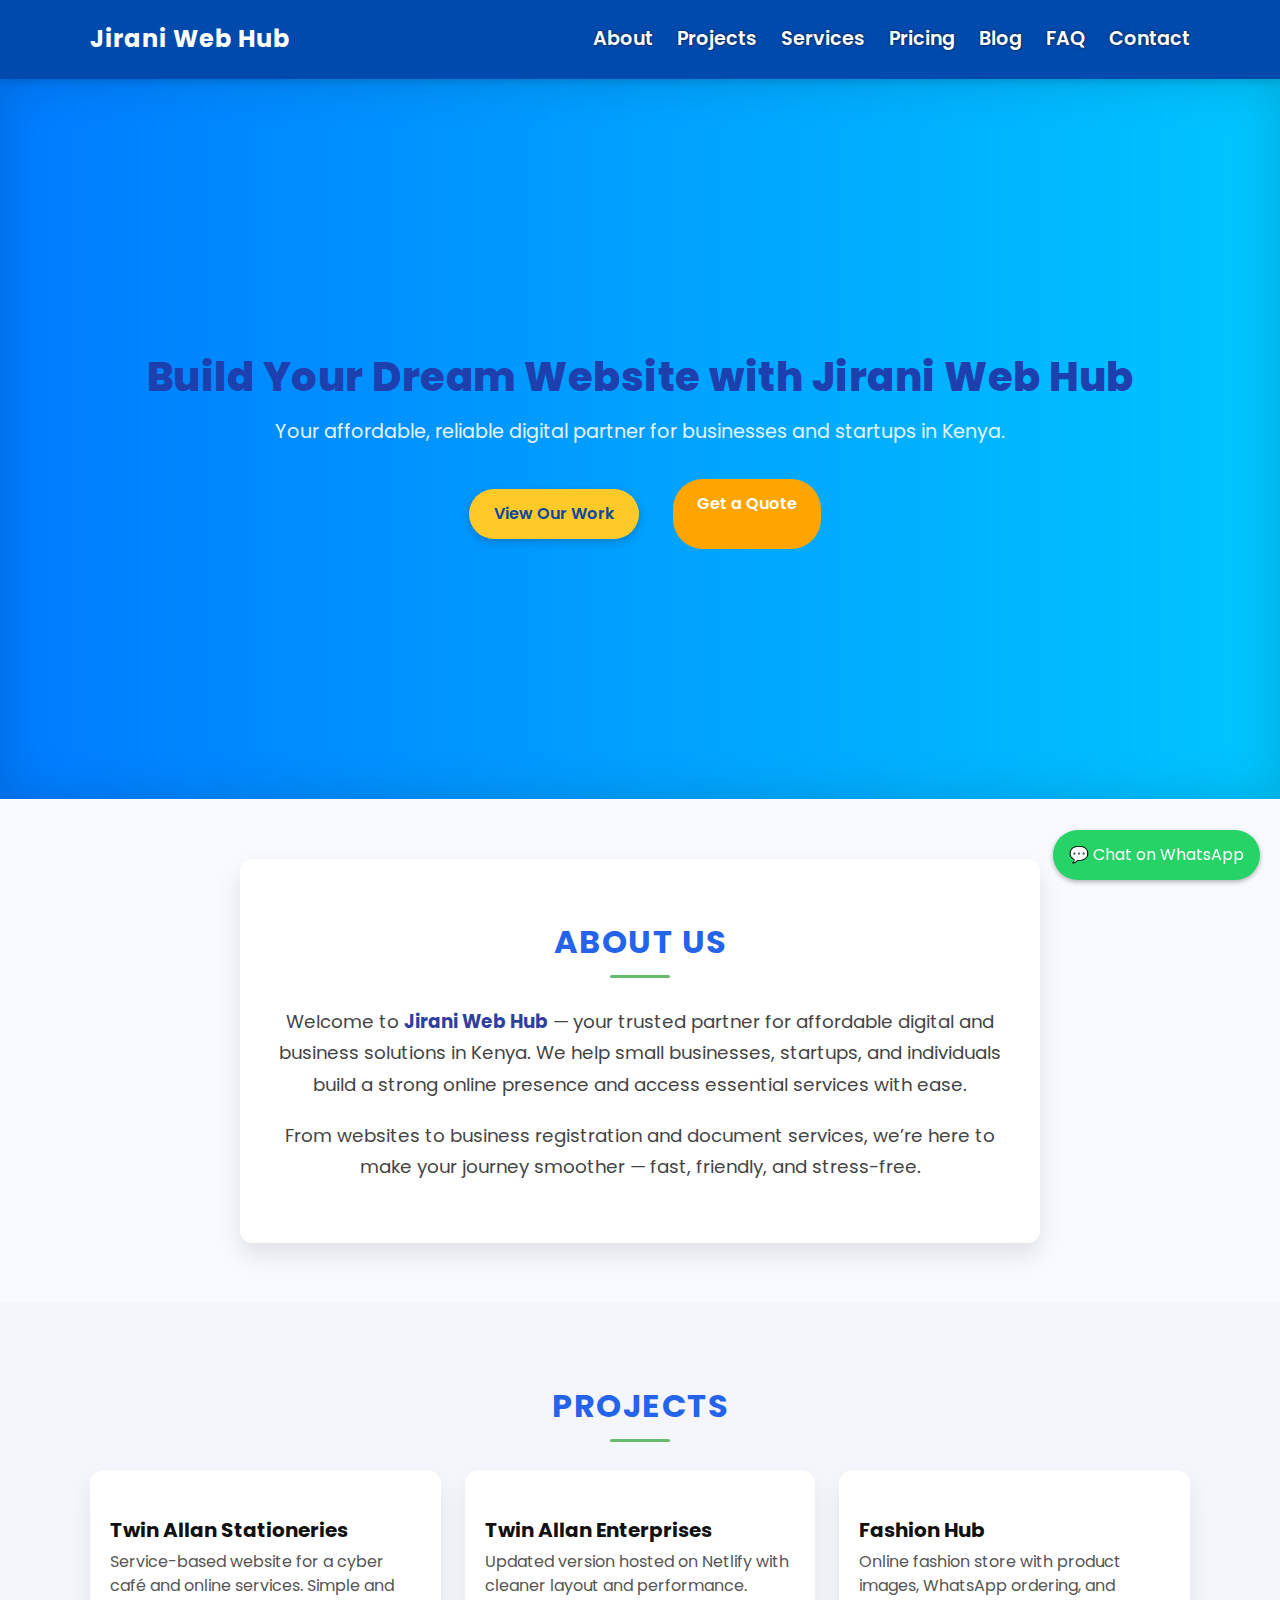
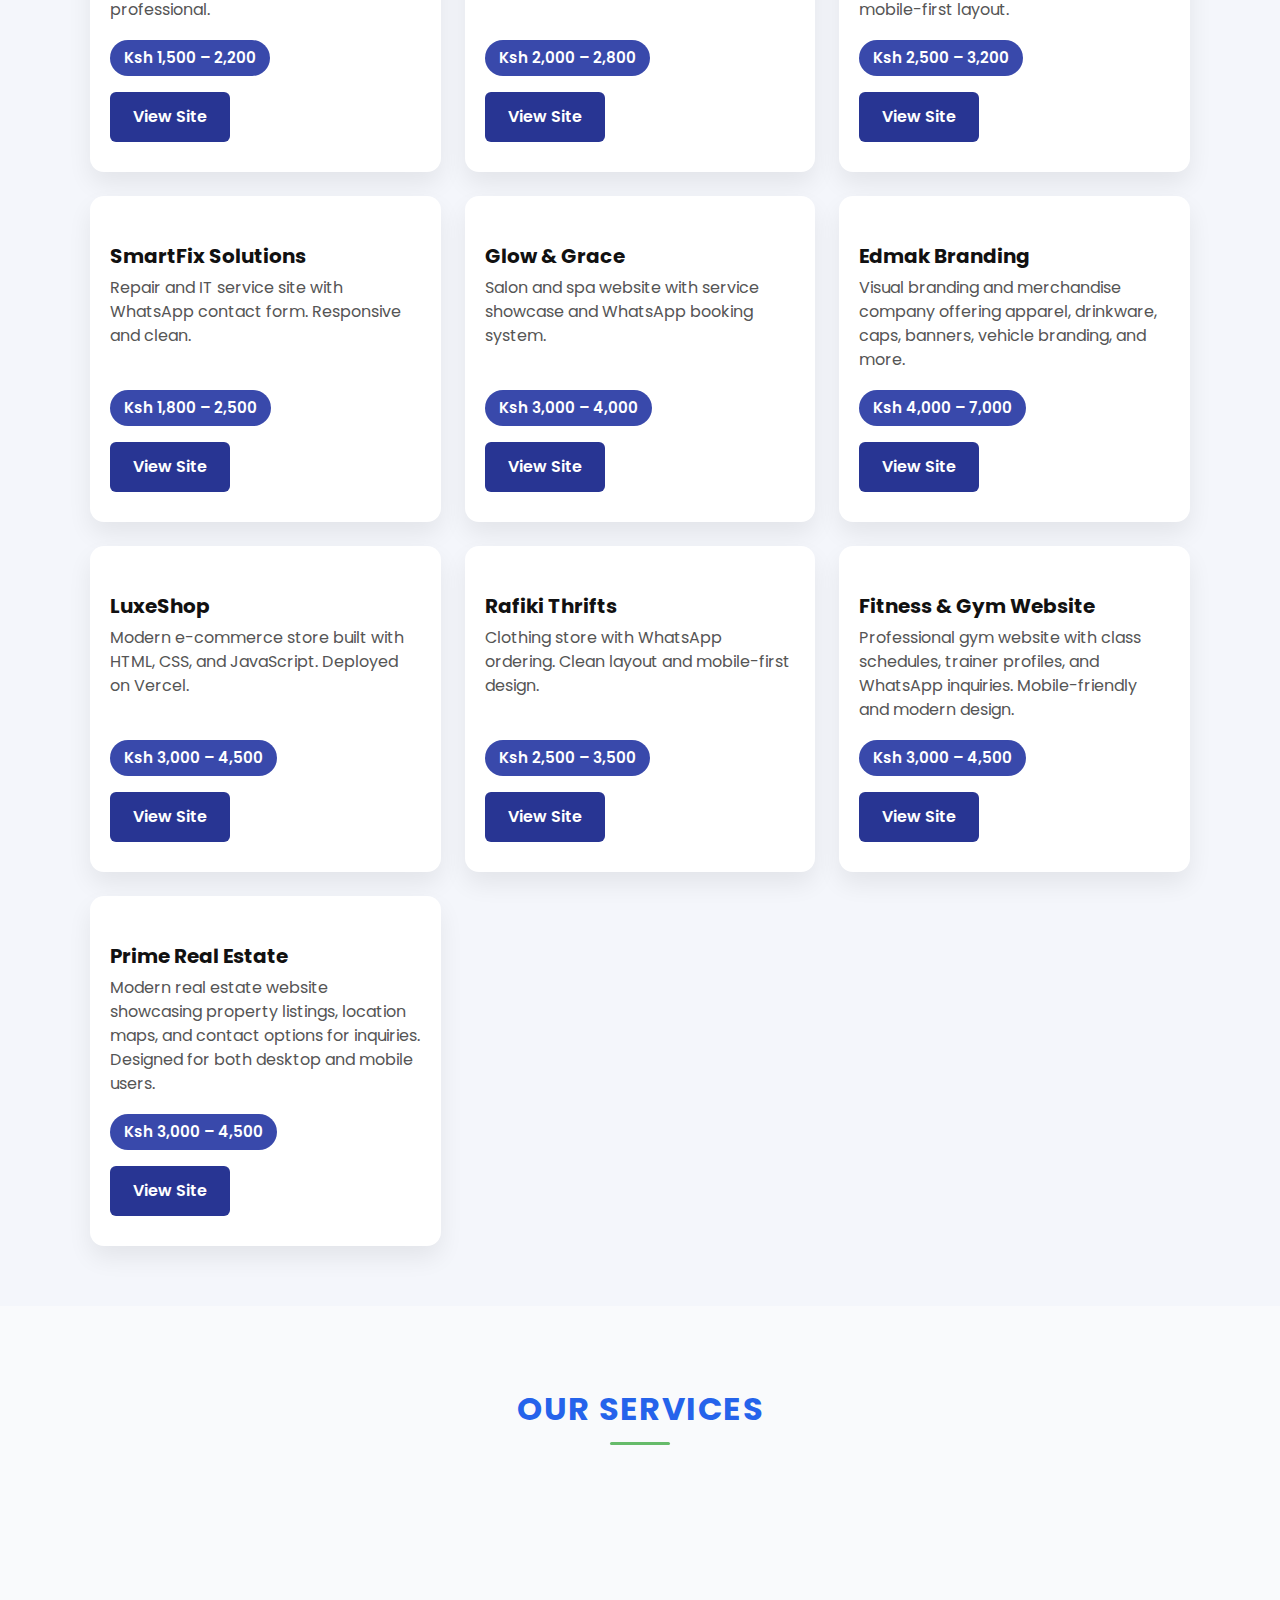
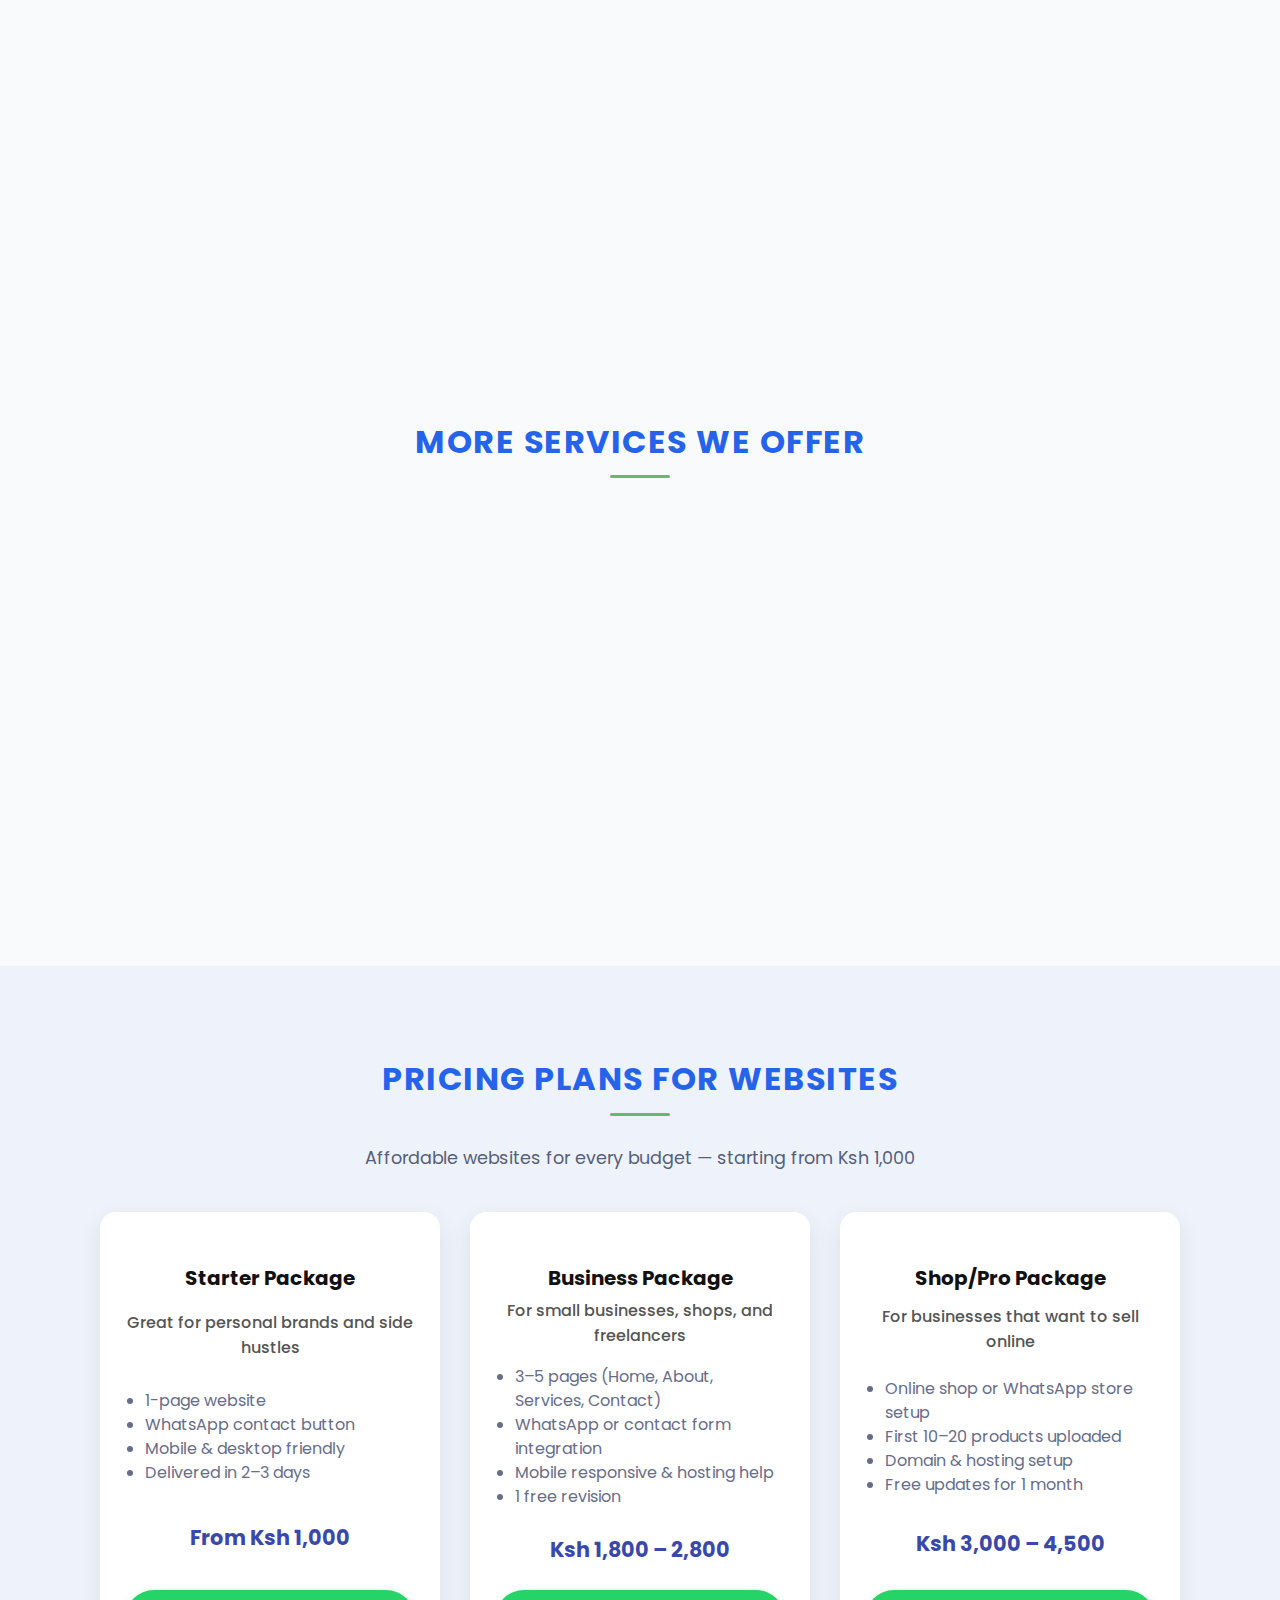
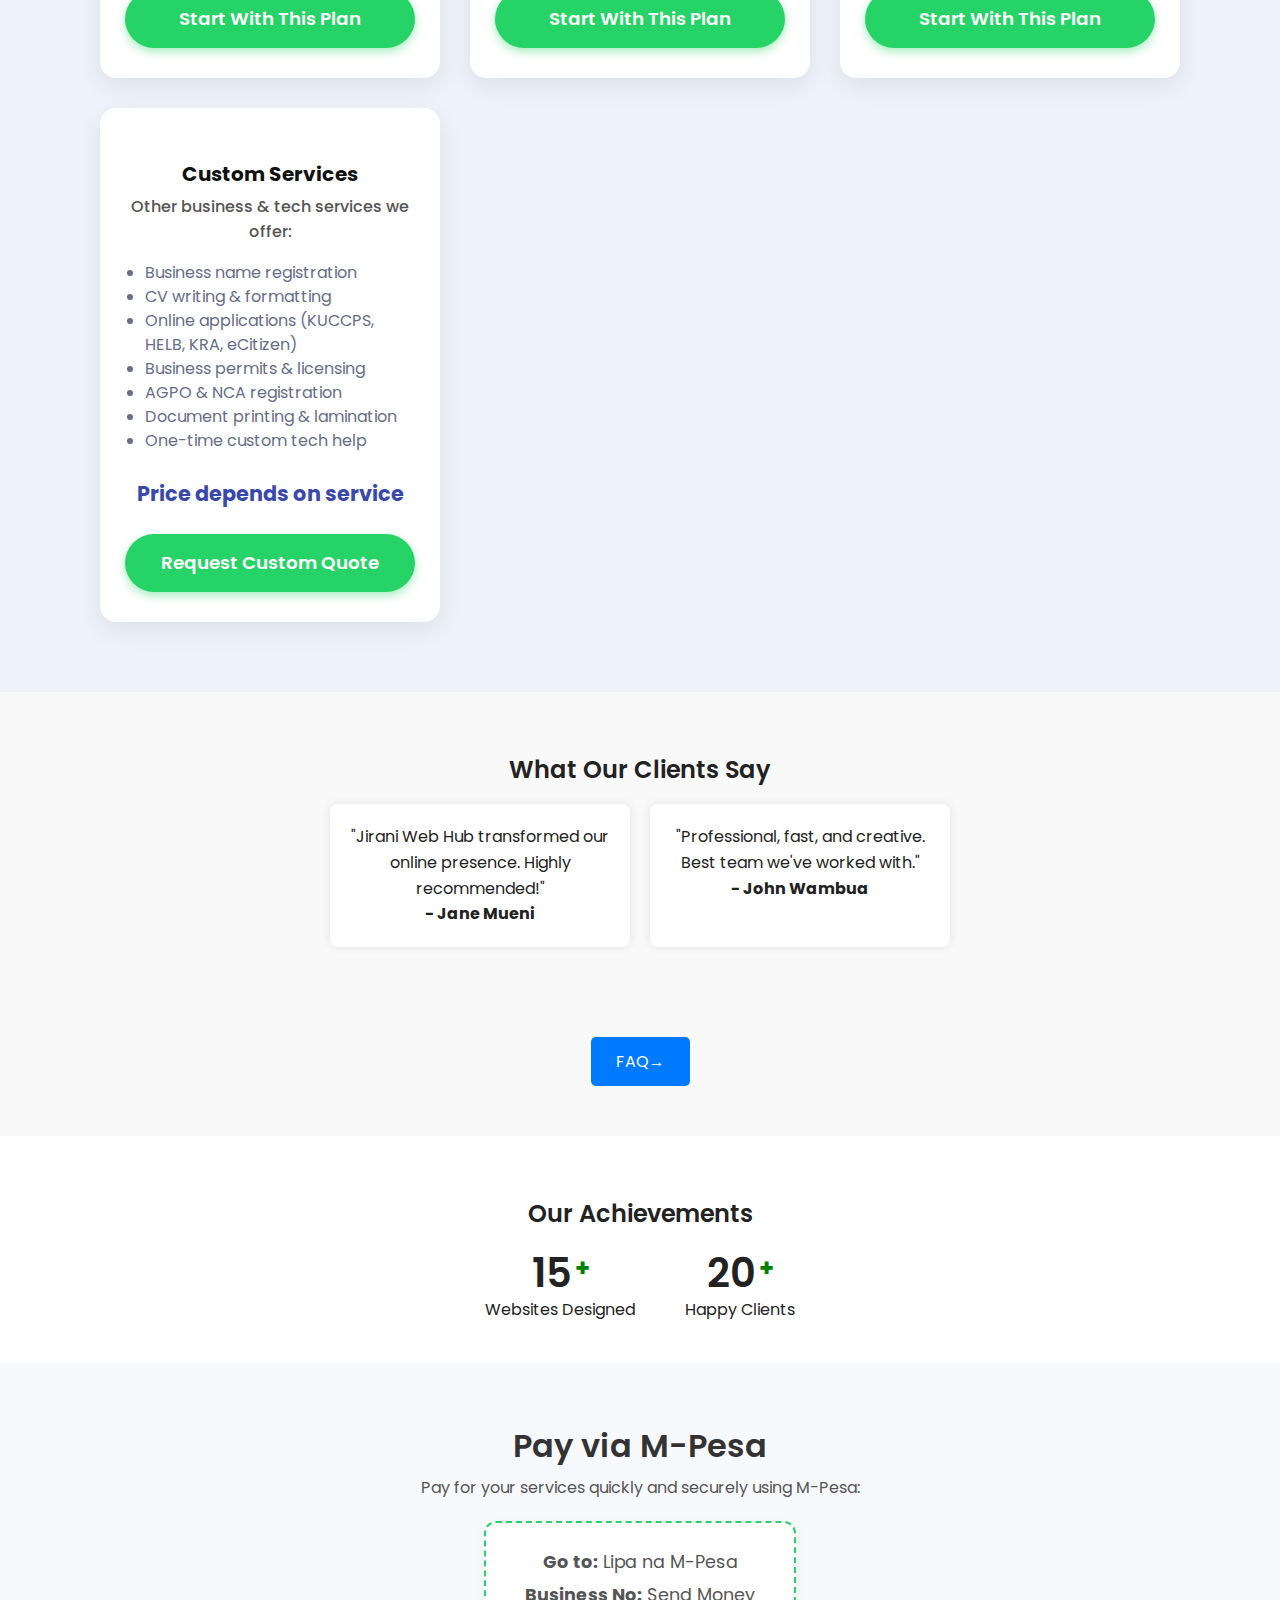
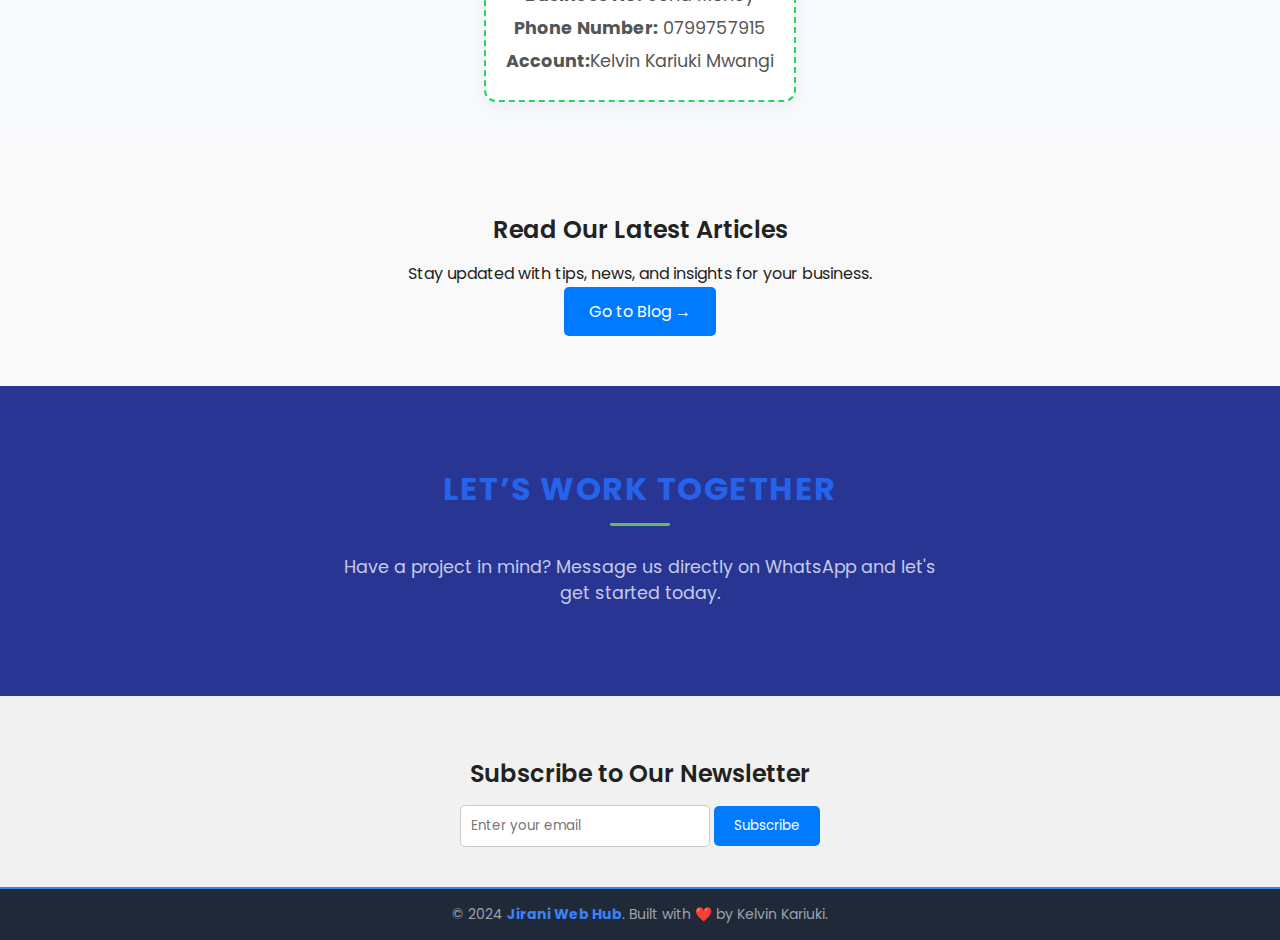
<file: index.html>
<!DOCTYPE html>
<html lang="en">
<head>
  <meta charset="UTF-8" />
  <meta name="viewport" content="width=device-width, initial-scale=1" />
  <title>Jirani Web Hub</title>
  <link rel="stylesheet" href="style.css" />
  <link href="https://fonts.googleapis.com/css2?family=Poppins:wght@400;600&display=swap" rel="stylesheet">


  <meta name="description" content="Jirani Web Hub - Affordable websites, branding, hosting, and business services in Kenya.">
<meta property="og:title" content="Jirani Web Hub">
<meta property="og:description" content="We design affordable, modern websites and digital solutions for small businesses in Kenya.">
<meta property="og:image" content="your-logo.png">
<meta name="twitter:card" content="summary_large_image">

</head>
<body>


  <header>
  <nav class="navbar">
    <div class="nav-container">
      <div class="brand">Jirani Web Hub</div>
      <button class="hamburger" aria-label="Toggle menu" aria-expanded="false" aria-controls="navLinks">
        ☰
      </button>
      <ul id="navLinks" class="nav-links">
        <li><a href="#about">About</a></li>
        <li><a href="#projects">Projects</a></li>
        <li><a href="#services">Services</a></li>
        <li><a href="#pricing">Pricing</a></li>
        <li><a href="blog.html">Blog</a></li>
        <li><a href="questions.html">FAQ</a></li> 

        <li><a href="#contact">Contact</a></li>
      </ul>
    </div>
  </nav>
</header>

<section class="hero">
  <div class="hero-content">
    <h1 class="jirani">Build Your Dream Website with Jirani Web Hub</h1>
    <p>Your affordable, reliable digital partner for businesses and startups in Kenya.</p>
    <div class="hero-buttons">
      <a href="#projects" class="btn btn-primary">View Our Work</a>
<a href="#" class="jwh-cta">Get a Quote</a>
    </div>
  </div>
</section>


<section id="about" class="about-section">
  <div class="about-container">
    <h2 class="section-title">About Us</h2>
    <div class="about-content">
      <p>
        Welcome to <strong>Jirani Web Hub</strong> — your trusted partner for affordable digital and business solutions in Kenya. 
        We help small businesses, startups, and individuals build a strong online presence and access essential services with ease.
      </p>
      <p>
        From websites to business registration and document services, we’re here to make your journey smoother — fast, friendly, and stress-free.
      </p>
    </div>
  </div>
</section>




<section id="projects" class="projects-section">
  <div class="projects-container">
    <h2 class="section-title">Projects</h2>
    <div class="projects-grid">

      <div class="card">
        <h3>Twin Allan Stationeries</h3>
        <p>Service-based website for a cyber café and online services. Simple and professional.</p>
        <div class="price-badge">Ksh 1,500 – 2,200</div>
        <a href="http://twinallan-stationeries.netlify.app" target="_blank" class="view-btn">View Site</a>
      </div>

      <div class="card">
        <h3>Twin Allan Enterprises</h3>
        <p>Updated version hosted on Netlify with cleaner layout and performance.</p>
        <div class="price-badge">Ksh 2,000 – 2,800</div>
        <a href="https://twinallan-enterprise.netlify.app" target="_blank" class="view-btn">View Site</a>
      </div>

      <div class="card">
        <h3>Fashion Hub</h3>
        <p>Online fashion store with product images, WhatsApp ordering, and mobile-first layout.</p>
        <div class="price-badge">Ksh 2,500 – 3,200</div>
        <a href="https://fashionhub254.netlify.app/" target="_blank" class="view-btn">View Site</a>
      </div>

      <div class="card">
        <h3>SmartFix Solutions</h3>
        <p>Repair and IT service site with WhatsApp contact form. Responsive and clean.</p>
        <div class="price-badge">Ksh 1,800 – 2,500</div>
        <a href="https://smart-fix.netlify.app" target="_blank" class="view-btn">View Site</a>
      </div>

      <div class="card">
        <h3>Glow & Grace</h3>
        <p>Salon and spa website with service showcase and WhatsApp booking system.</p>
        <div class="price-badge">Ksh 3,000 – 4,000</div>
        <a href="http://glowandgracee.netlify.app" target="_blank" class="view-btn">View Site</a>
      </div>

      <div class="card">
        <h3>Edmak Branding</h3>
        <p>Visual branding and merchandise company offering apparel, drinkware, caps, banners, vehicle branding, and more.</p>
        <div class="price-badge">Ksh 4,000 – 7,000</div>
        <a href="http://edmak.netlify.app" target="_blank" class="view-btn">View Site</a>
      </div>

      <div class="card">
        <h3>LuxeShop</h3>
        <p>Modern e-commerce store built with HTML, CSS, and JavaScript. Deployed on Vercel.</p>
        <div class="price-badge">Ksh 3,000 – 4,500</div>
        <a href="https://luxeshop254.netlify.app/" target="_blank" class="view-btn">View Site</a>
      </div>

      <div class="card">
        <h3>Rafiki Thrifts</h3>
        <p>Clothing store with WhatsApp ordering. Clean layout and mobile-first design.</p>
        <div class="price-badge">Ksh 2,500 – 3,500</div>
        <a href="https://rafikithrifts254.netlify.app" target="_blank" class="view-btn">View Site</a>
      </div>

      <div class="card">
        <h3>Fitness & Gym Website</h3>
        <p>Professional gym website with class schedules, trainer profiles, and WhatsApp inquiries. Mobile-friendly and modern design.</p>
        <div class="price-badge">Ksh 3,000 – 4,500</div>
        <a href="http://ironcorefitnesss.netlify.app" target="_blank" class="view-btn">View Site</a>
      </div>

      <div class="card">
        <h3>Prime Real Estate</h3>
        <p>Modern real estate website showcasing property listings, location maps, and contact options for inquiries. Designed for both desktop and mobile users.</p>
        <div class="price-badge">Ksh 3,000 – 4,500</div>
        <a href="http://primerealestate.netlify.app" target="_blank" class="view-btn">View Site</a>
      </div>

    </div>
  </div>
</section>




<section id="services" class="services-section">
  <div class="services-container">
    <h2 class="section-title">Our Services</h2>
    <div class="services-grid">

      <div class="service-card">
        <h3>Landing Pages</h3>
        <p>Perfect for cafés, barbershops, and consultants who need a simple online presence.</p>
      </div>

      <div class="service-card">
        <h3>Online Shops</h3>
        <p>Sell clothes, cosmetics, or shoes with a clean storefront and WhatsApp checkout.</p>
      </div>

      <div class="service-card">
        <h3>Service Websites</h3>
        <p>Ideal for salons, cyber cafés, and agents. Showcase your services and contact info.</p>
      </div>

      <div class="service-card">
        <h3>WhatsApp Integration</h3>
        <p>Let customers place orders or book services directly via WhatsApp.</p>
      </div>

    </div>
  </div>
</section>



<section id="extra-services" class="services-section">
  <div class="more-services-container">
    <h2 class="section-title">More Services We Offer</h2>
    <div class="services-grid">

      <div class="service-box">
        <h3>Google Business Setup</h3>
        <button class="order-btn">Order Now</button>
      </div>

      <div class="service-box">
        <h3>KRA, NHIF, NSSF Registration</h3>
        <button class="order-btn">Order Now</button>
      </div>

      <div class="service-box">
        <h3>WhatsApp Catalog Setup</h3>
        <button class="order-btn">Order Now</button>
      </div>

      <div class="service-box">
        <h3>Graphic Design & Branding</h3>
        <button class="order-btn">Order Now</button>
      </div>

      <div class="service-box">
        <h3>Web Hosting & Maintenance</h3>
        <button class="order-btn">Order Now</button>
      </div>

      <div class="service-box">
        <h3>Student Services (KUCCPS/HELB)</h3>
        <button class="order-btn">Order Now</button>
      </div>

      <div class="service-box">
        <h3>Digital Business Cards</h3>
        <button class="order-btn">Order Now</button>
      </div>

      <div class="service-box">
        <h3>Poster Design & Photo Cleanup</h3>
        <button class="order-btn">Order Now</button>
      </div>

    </div>
  </div>
</section>




<section id="pricing" class="pricing-section">
  <div class="pricing-container">
    <h2 class="section-title">Pricing Plans For Websites</h2>
    <p class="pricing-note">Affordable websites for every budget — starting from Ksh 1,000</p>

    <div class="pricing-grid">

      <div class="pricing-card starter">
        <h3>Starter Package</h3>
        <p class="subtitle">Great for personal brands and side hustles</p>
        <ul>
          <li>1-page website</li>
          <li>WhatsApp contact button</li>
          <li>Mobile & desktop friendly</li>
          <li>Delivered in 2–3 days</li>
        </ul>
        <div class="price">From Ksh 1,000</div>
        <a class="whatsapp-btn" href="https://wa.me/254799757915?text=Hi%20Jirani%20Web%20Hub%2C%20I'm%20interested%20in%20the%20Starter%20Package%20(Ksh%201%2C000).%20Please%20guide%20me%20on%20what%20you%20need%20to%20start." target="_blank" rel="noopener noreferrer">
          Start With This Plan
        </a>
      </div>

      <div class="pricing-card standard">
        <h3>Business Package</h3>
        <p class="subtitle">For small businesses, shops, and freelancers</p>
        <ul>
          <li>3–5 pages (Home, About, Services, Contact)</li>
          <li>WhatsApp or contact form integration</li>
          <li>Mobile responsive & hosting help</li>
          <li>1 free revision</li>
        </ul>
        <div class="price">Ksh 1,800 – 2,800</div>
        <a class="whatsapp-btn" href="https://wa.me/254799757915?text=Hi%20Jirani%20Web%20Hub%2C%20I'd%20like%20to%20get%20the%20Business%20Package%20(Ksh%201%2C800%20–%202%2C800).%20Kindly%20share%20what%20you%20need%20to%20get%20started." target="_blank" rel="noopener noreferrer">
          Start With This Plan
        </a>
      </div>

      <div class="pricing-card premium">
        <h3>Shop/Pro Package</h3>
        <p class="subtitle">For businesses that want to sell online</p>
        <ul>
          <li>Online shop or WhatsApp store setup</li>
          <li>First 10–20 products uploaded</li>
          <li>Domain & hosting setup</li>
          <li>Free updates for 1 month</li>
        </ul>
        <div class="price">Ksh 3,000 – 4,500</div>
        <a class="whatsapp-btn" href="https://wa.me/254799757915?text=Hello%20Jirani%20Web%20Hub%2C%20I'm%20ready%20for%20the%20Shop%2FPro%20Package%20(Ksh%203%2C000%20–%204%2C500).%20I'd%20like%20an%20online%20shop%20with%20product%20uploads%20and%20domain%20setup.%20Let's%20begin." target="_blank" rel="noopener noreferrer">
          Start With This Plan
        </a>
      </div>

      <div class="pricing-card custom">
        <h3>Custom Services</h3>
        <p class="subtitle">Other business & tech services we offer:</p>
        <ul>
          <li>Business name registration</li>
          <li>CV writing & formatting</li>
          <li>Online applications (KUCCPS, HELB, KRA, eCitizen)</li>
          <li>Business permits & licensing</li>
          <li>AGPO & NCA registration</li>
          <li>Document printing & lamination</li>
          <li>One-time custom tech help</li>
        </ul>
        <div class="price">Price depends on service</div>
        <a class="whatsapp-btn" href="https://wa.me/254799757915?text=Hi%20Jirani%20Web%20Hub%2C%20I'm%20interested%20in%20your%20custom%20services.%20Please%20guide%20me%20on%20pricing%20and%20how%20to%20start." target="_blank" rel="noopener noreferrer">
          Request Custom Quote
        </a>
      </div>

    </div>
  </div>
</section>



<!-- Testimonials -->
<section id="testimonials" style="padding:40px 20px; background:#f9f9f9; text-align:center;">
  <h2>What Our Clients Say</h2>
  <div style="display:flex; flex-wrap:wrap; justify-content:center; gap:20px; margin-top:20px;">
    <div style="width:300px; padding:20px; background:white; border-radius:8px; box-shadow:0 0 10px rgba(0,0,0,0.1);">
      <p>"Jirani Web Hub transformed our online presence. Highly recommended!"</p>
      <strong>- Jane Mueni</strong>
    </div>
    <div style="width:300px; padding:20px; background:white; border-radius:8px; box-shadow:0 0 10px rgba(0,0,0,0.1);">
      <p>"Professional, fast, and creative. Best team we've worked with."</p>
      <strong>- John Wambua</strong>
    </div>
  </div>
</section>

<section id="news-link" style="text-align: center; padding: 50px 0; background-color: #f9f9f9;">

<a href="questions.html" 
     style="
       display: inline-block;
       padding: 12px 25px;
       background-color: #007BFF;
       color: #fff;
       font-size: 16px;
       border-radius: 5px;
       text-decoration: none;
       transition: background 0.3s ease;">
    
      FAQ→
  </a>
</section>




<!-- Stats -->
<section id="stats" style="padding:40px 20px; text-align:center; background:#fff; color:#222;">
  <h2>Our Achievements</h2>
  <div style="display:flex; flex-wrap:wrap; justify-content:center; gap:50px; margin-top:20px;">
    
    <div style="display:flex; flex-direction:column; align-items:center;">
      <div style="display:flex; align-items:flex-start;">
        <h3 style="font-size:40px; margin:0;">15</h3>
        <span style="color:green; font-size:24px; font-weight:bold; margin-left:3px;">+</span>
      </div>
      <p>Websites Designed</p>
    </div>
    
    <div style="display:flex; flex-direction:column; align-items:center;">
      <div style="display:flex; align-items:flex-start;">
        <h3 style="font-size:40px; margin:0;">20</h3>
        <span style="color:green; font-size:24px; font-weight:bold; margin-left:3px;">+</span>
      </div>
      <p>Happy Clients</p>
    </div>

  </div>
</section>


<section id="payments" class="section">
  <h2>Pay via M-Pesa</h2>
  <p>Pay for your services quickly and securely using M-Pesa:</p>
  <div class="mpesa-box">
    <p><strong>Go to:</strong> Lipa na M-Pesa</p>
    <p><strong>Business No:</strong> Send Money</p>
    <p><strong>Phone Number:</strong> 0799757915</p>
    <p><strong>Account:</strong>Kelvin Kariuki Mwangi</p>
  </div>
</section>


<section id="news-link" style="text-align: center; padding: 50px 0; background-color: #f9f9f9;">
  <h2>Read Our Latest Articles</h2>
  <p>Stay updated with tips, news, and insights for your business.</p>
  <a href="blog.html" 
     style="
       display: inline-block;
       padding: 12px 25px;
       background-color: #007BFF;
       color: #fff;
       font-size: 16px;
       border-radius: 5px;
       text-decoration: none;
       transition: background 0.3s ease;">
    Go to Blog →
  </a>
</section>

<style>
  #news-link a:hover {
    background-color: #0056b3;
  }
</style>


<section id="contact" class="contact-section">
  <div class="contact-container">
    <h2 class="section-title">Let’s Work Together</h2>
    <p class="contact-text">Have a project in mind? Message us directly on WhatsApp and let's get started today.</p>
   <a href="https://wa.me/254799757915" class="whatsapp-float" target="_blank">
  💬 Chat on WhatsApp
</a>

  </div>
</section>



<script>
// Smooth scroll for all anchor links
document.querySelectorAll('a[href^="#"]').forEach(anchor => {
    anchor.addEventListener('click', function (e) {
        e.preventDefault();
        document.querySelector(this.getAttribute('href')).scrollIntoView({
            behavior: 'smooth'
        });
    });
});
</script>

<!-- Get a Quote Button -->


<!-- Quote Modal -->
<div id="quoteModal" class="modal" aria-hidden="true" role="dialog" aria-labelledby="quoteModalTitle">
  <div class="modal-content">
    <button class="modal-close" id="closeQuoteModal" aria-label="Close quote form">&times;</button>
    <h2 id="quoteModalTitle">Request a Quote</h2>

    <form id="quoteForm">
      <label for="name">Your Name *</label>
      <input type="text" id="name" name="name" required />

      <label for="email">Email *</label>
      <input type="email" id="email" name="email" required />

      <label for="phone">Phone Number *</label>
      <input type="tel" id="phone" name="phone" pattern="[0-9+ ]{9,15}" placeholder="+254..." required />

      <label for="businessName">Business Name *</label>
      <input type="text" id="businessName" name="businessName" required />

      <label for="businessType">Type of Website *</label>
      <select id="businessType" name="businessType" required>
        <option value="" disabled selected>Select type</option>
        <option value="Landing Page">Landing Page</option>
        <option value="Online Shop">Online Shop</option>
        <option value="Service Website">Service Website</option>
        <option value="Custom">Custom</option>
      </select>

      <label for="businessSize">Size of Business *</label>
      <select id="businessSize" name="businessSize" required>
        <option value="" disabled selected>Select size</option>
        <option value="Small">Small (1-5 employees)</option>
        <option value="Medium">Medium (6-20 employees)</option>
        <option value="Large">Large (20+ employees)</option>
      </select>

      <label for="otherDetails">Other Details</label>
      <textarea id="otherDetails" name="otherDetails" rows="3" placeholder="Any special requests or info..."></textarea>

      <button type="submit" class="btn-primary">Calculate Quote</button>
    </form>

    <div id="quoteResult">
      <h3>Your Estimated Quote: <span id="quoteAmount"></span></h3>
      <button id="sendWhatsApp" class="btn-secondary">Send Details on WhatsApp</button>
    </div>
  </div>
</div>

<script>
  // Elements
  const modal = document.getElementById('quoteModal');
  const closeBtn = document.getElementById('closeQuoteModal');
  const quoteForm = document.getElementById('quoteForm');
  const quoteResult = document.getElementById('quoteResult');
  const quoteAmount = document.getElementById('quoteAmount');
  const sendWhatsAppBtn = document.getElementById('sendWhatsApp');

  // Open modal on "Get a Quote" click
  document.querySelector('.jwh-cta').addEventListener('click', (e) => {
    e.preventDefault();
    modal.style.display = 'flex';
    modal.setAttribute('aria-hidden', 'false');
    quoteForm.style.display = 'block';
    quoteResult.style.display = 'none';
    quoteForm.reset();
  });

  // Close modal on close button click
  closeBtn.addEventListener('click', () => {
    modal.style.display = 'none';
    modal.setAttribute('aria-hidden', 'true');
  });

  // Close modal when clicking outside modal content
  window.addEventListener('click', (e) => {
    if (e.target === modal) {
      modal.style.display = 'none';
      modal.setAttribute('aria-hidden', 'true');
    }
  });

  // Quote calculation logic
  function calculateQuote(type, size) {
    let basePrice = 0;
    switch(type) {
      case 'Landing Page': basePrice = 1000; break;
      case 'Online Shop': basePrice = 3000; break;
      case 'Service Website': basePrice = 2800; break;
      case 'Custom': basePrice = 2500; break;
      default: basePrice = 1000;
    }
    switch(size) {
      case 'Small': basePrice *= 1; break;
      case 'Medium': basePrice *= 1.3; break;
      case 'Large': basePrice *= 1.6; break;
      default: basePrice *= 1;
    }
    return Math.round(basePrice);
  }

  // On form submit
  quoteForm.addEventListener('submit', (e) => {
    e.preventDefault();

    const formData = new FormData(quoteForm);
    const name = formData.get('name').trim();
    const email = formData.get('email').trim();
    const phone = formData.get('phone').trim();
    const businessName = formData.get('businessName').trim();
    const businessType = formData.get('businessType');
    const businessSize = formData.get('businessSize');
    const otherDetails = formData.get('otherDetails').trim() || 'None';

    // Calculate quote
    const price = calculateQuote(businessType, businessSize);

    // Show quote result
    quoteAmount.textContent = `Ksh ${price.toLocaleString()}`;
    quoteForm.style.display = 'none';
    quoteResult.style.display = 'block';

    // Prepare WhatsApp message
    const messageLines = [
      `Hello Jirani Web Hub,`,
      `I am interested in a website quote.`,
      `Name: ${name}`,
      `Email: ${email}`,
      `Phone: ${phone}`,
      `Business Name: ${businessName}`,
      `Website Type: ${businessType}`,
      `Business Size: ${businessSize}`,
      `Other Details: ${otherDetails}`,
      `Estimated Quote: Ksh ${price.toLocaleString()}`
    ];
    const encodedMessage = encodeURIComponent(messageLines.join('\n'));

    // Clear old click handlers
    sendWhatsAppBtn.onclick = null;

    // Add new click handler to WhatsApp button
    sendWhatsAppBtn.addEventListener('click', () => {
      window.open(`https://wa.me/254799757915?text=${encodedMessage}`, '_blank');
    });
  });
</script>




<script>
document.addEventListener('DOMContentLoaded', () => {
  const hamburger = document.querySelector('.hamburger');
  const navLinks = document.getElementById('navLinks');

  hamburger.addEventListener('click', () => {
    navLinks.classList.toggle('show');
    hamburger.setAttribute(
      'aria-expanded',
      hamburger.getAttribute('aria-expanded') === 'true' ? 'false' : 'true'
    );
  });
});
</script>


</script>


<section id="newsletter" style="padding:40px 20px; background:#f1f1f1; text-align:center;">
  <h2>Subscribe to Our Newsletter</h2>
  <form id="newsletter-form" style="margin-top:15px;" novalidate>
    <input
      type="email"
      id="newsletter-email"
      name="email"
      placeholder="Enter your email"
      required
      style="padding:10px; width:250px; border-radius:5px; border:1px solid #ccc;"
    />
    <button type="submit"
      style="padding:10px 20px; background:#007BFF; color:white; border:none; border-radius:5px;">
      Subscribe
    </button>
  </form>
  <p id="newsletter-message" style="margin-top:10px; font-size:14px;" hidden></p>
</section>

<script defer>
(function () {
  const form = document.getElementById('newsletter-form');
  if (!form) return;

  const emailInput = document.getElementById('newsletter-email');
  const message = document.getElementById('newsletter-message');

  form.addEventListener('submit', function (e) {
    e.preventDefault();
    const email = emailInput.value.trim();

    // simple validation
    const isValid = /^[^\s@]+@[^\s@]+\.[^\s@]+$/.test(email);
    if (!isValid) {
      message.hidden = false;
      message.style.color = '#c62828';
      message.textContent = '⚠️ Please enter a valid email address.';
      emailInput.focus();
      return;
    }

    // success UI
    message.hidden = false;
    message.style.color = '#2e7d32';
    message.textContent = `🎉 Thank you! You’ve subscribed with ${email}`;
    form.reset();
  });
})();
</script>





<footer class="site-footer">
  <div class="footer-container">
    <p>&copy; 2024 <strong>Jirani Web Hub</strong>. Built with ❤️ by Kelvin Kariuki.</p>
  </div>
</footer>


</body>
</html>
</file>
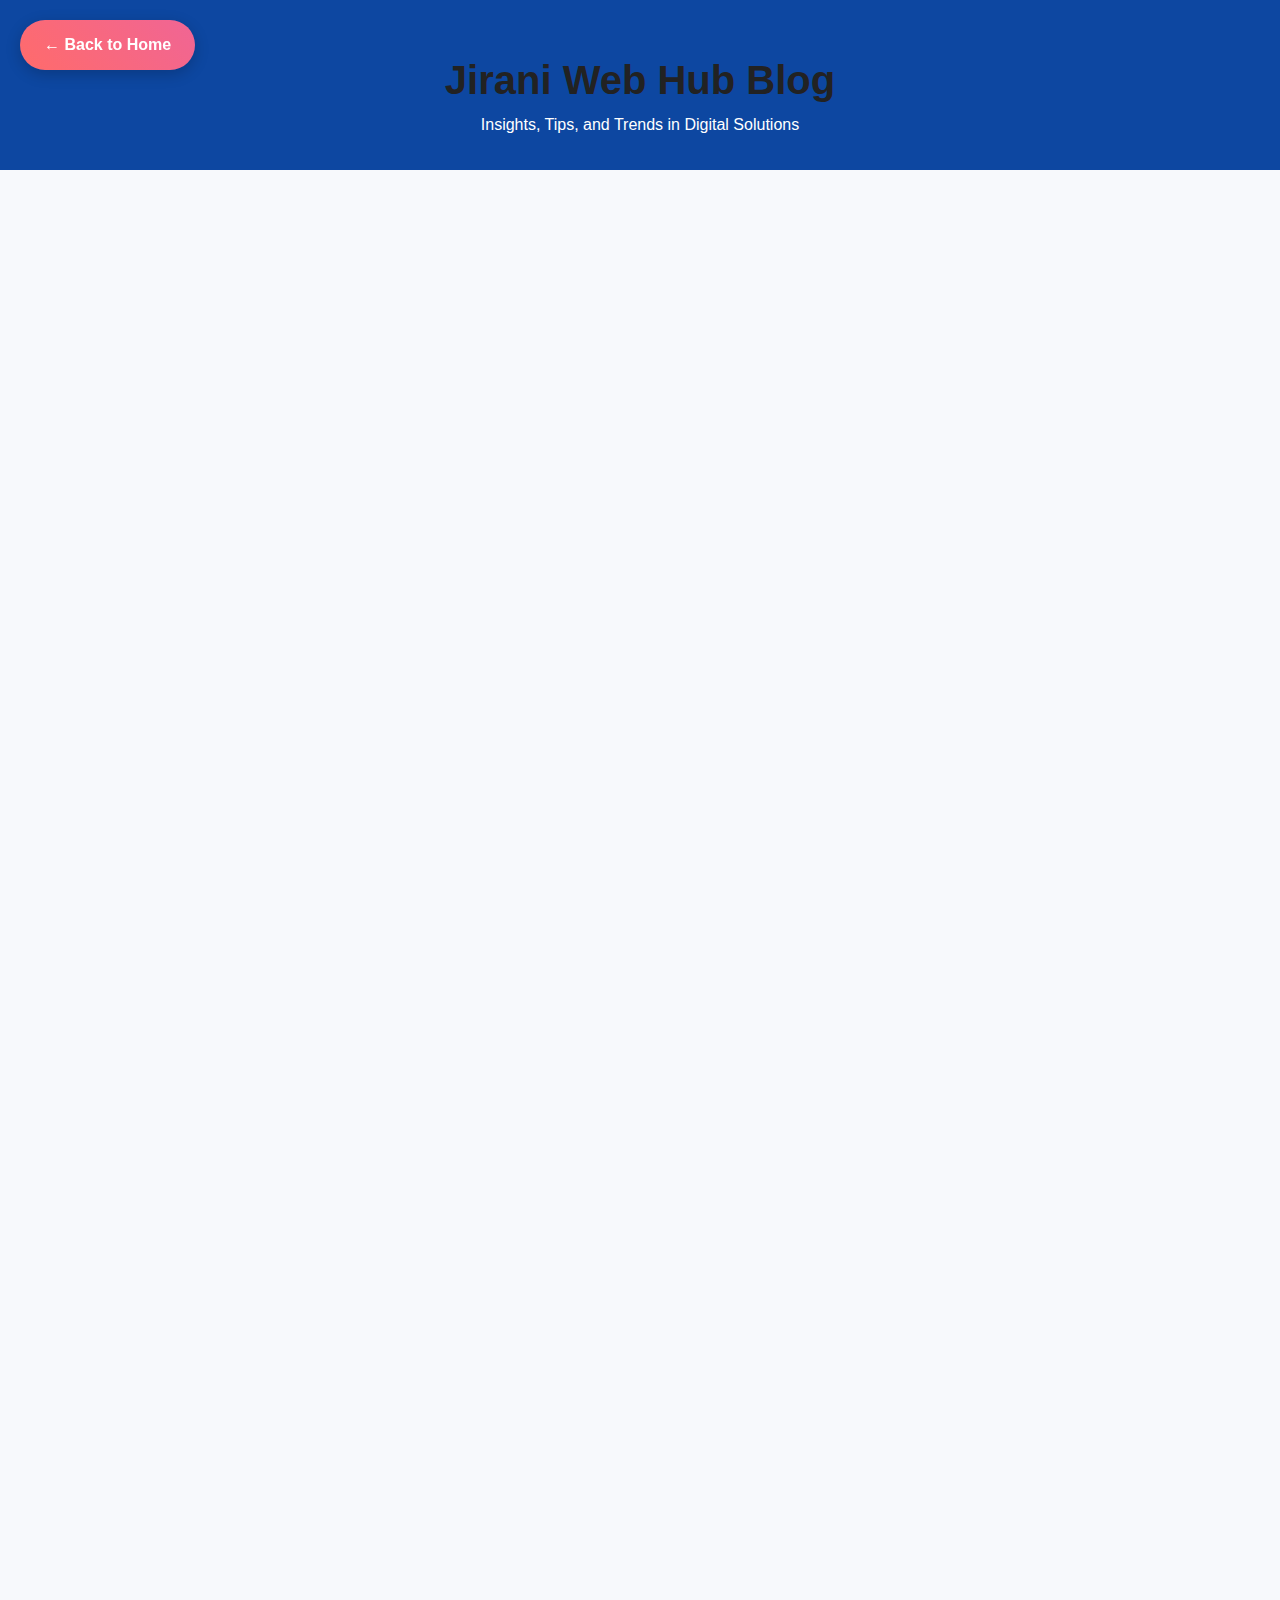
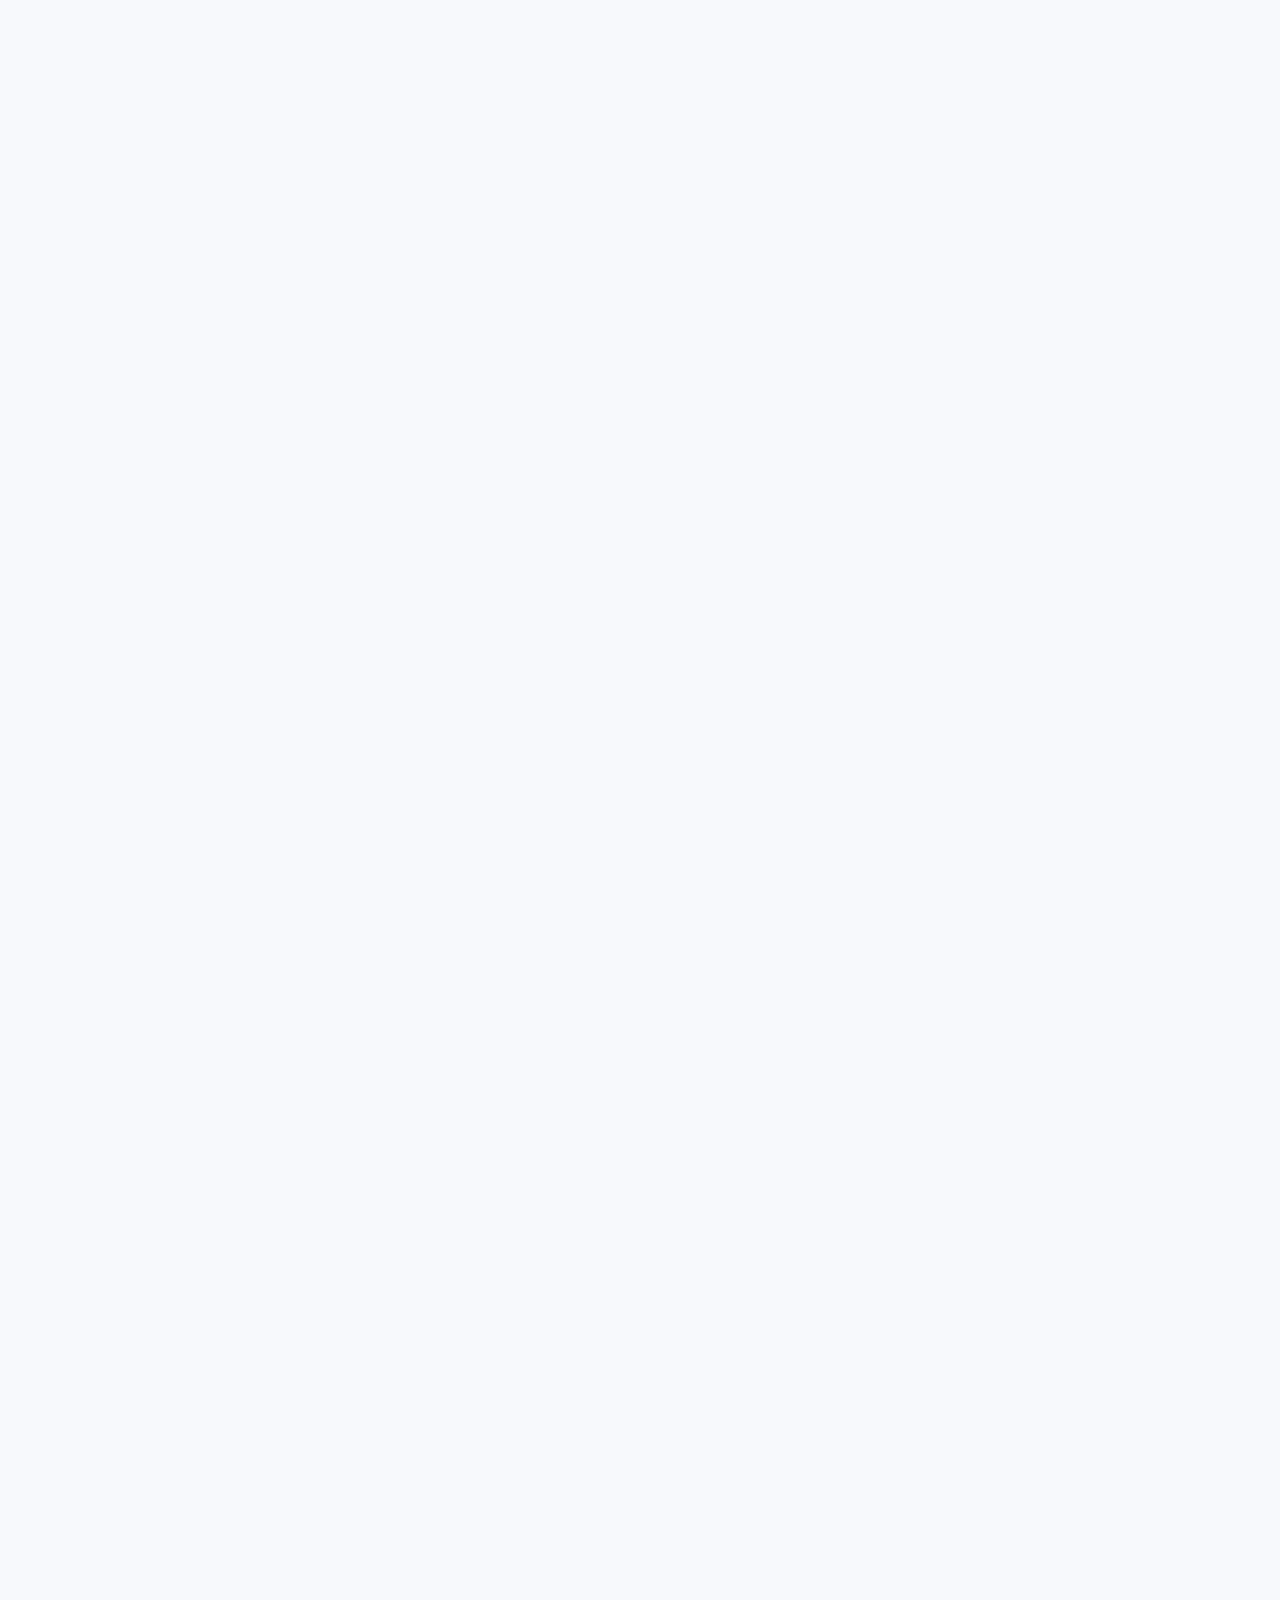
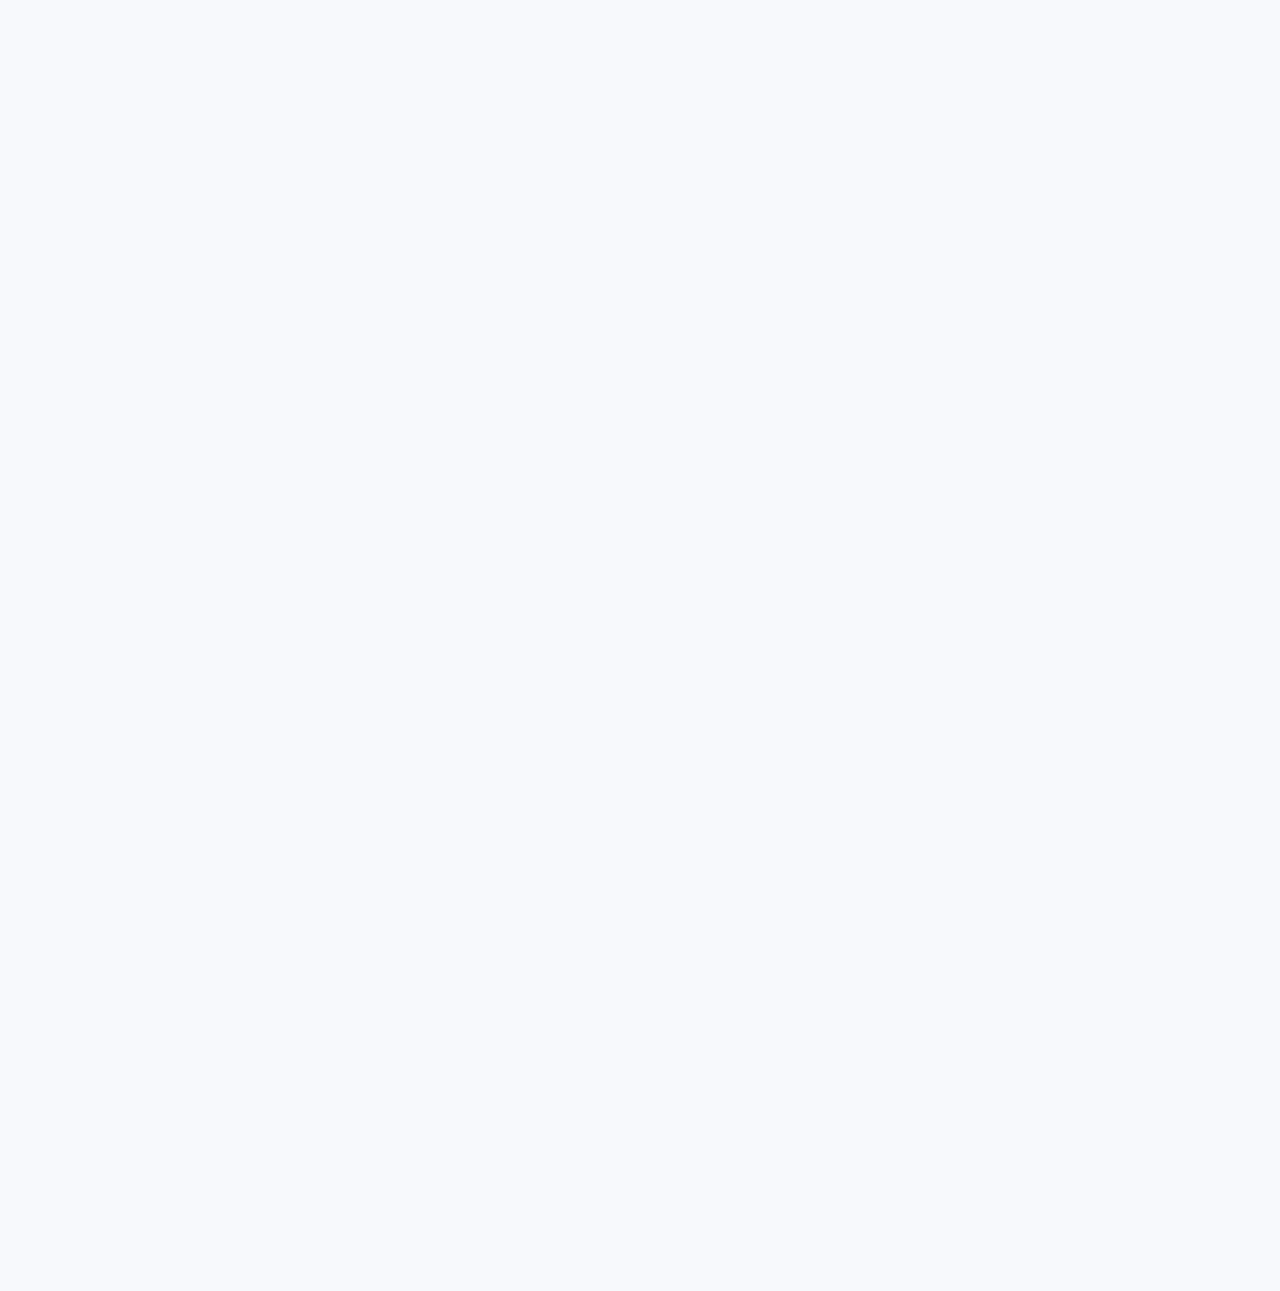
<file: blog.html>
<!DOCTYPE html>
<html lang="en">
<head>
  <meta charset="UTF-8" />
  <meta name="viewport" content="width=device-width, initial-scale=1.0" />
  <title>Jirani Web Hub | Blog</title>
  <link rel="stylesheet" href="style.css" />
  <style>
    /* Blog Page Styling */
    .blog-header {
      background: #0d47a1;
      color: white;
      text-align: center;
      padding: 2rem 1rem;
    }

    .blog-header h1 {
      font-size: 2.5rem;
      margin-bottom: 0.5rem;
    }

    .blog-container {
      max-width: 1100px;
      margin: auto;
      padding: 2rem;
      display: grid;
      grid-template-columns: 1fr;
      gap: 2rem;
    }

    .blog-post {
      background: white;
      border-radius: 10px;
      overflow: hidden;
      box-shadow: 0 4px 8px rgba(0,0,0,0.1);
      transition: transform 0.2s ease;
    }

    .blog-post:hover {
      transform: translateY(-5px);
    }

    .blog-post img {
      width: 100%;
      height: 300px;
      object-fit: cover;
    }

    .blog-post-content {
      padding: 1.5rem;
    }

    .blog-post-content h2 {
      font-size: 1.8rem;
      margin-bottom: 0.5rem;
      color: #0d47a1;
    }

    .blog-post-content p {
      font-size: 1.05rem;
      color: #333;
      margin-bottom: 1rem;
      line-height: 1.6;
    }




/* Blog Animation Styling */
.blog-post {
  background: white;
  border-radius: 10px;
  overflow: hidden;
  box-shadow: 0 4px 8px rgba(0,0,0,0.1);
  transform: translateY(20px);
  opacity: 0;
  animation: fadeUp 0.8s ease forwards;
}

.blog-post:nth-child(1) { animation-delay: 0.2s; }
.blog-post:nth-child(2) { animation-delay: 0.4s; }
.blog-post:nth-child(3) { animation-delay: 0.6s; }
.blog-post:nth-child(4) { animation-delay: 0.8s; }
.blog-post:nth-child(5) { animation-delay: 1s; }
.blog-post:nth-child(6) { animation-delay: 1.2s; }
.blog-post:nth-child(7) { animation-delay: 1.4s; }

@keyframes fadeUp {
  0% {
    transform: translateY(20px);
    opacity: 0;
  }
  100% {
    transform: translateY(0);
    opacity: 1;
  }
}

.blog-post:hover {
  transform: scale(1.02);
  box-shadow: 0 8px 20px rgba(0,0,0,0.2);
}

/* Smooth hover for images */
.blog-post img {
  transition: transform 0.4s ease;
}

.blog-post:hover img {
  transform: scale(1.05);
}




/* Animation keyframes */
@keyframes fadeUp {
  0% {
    opacity: 0;
    transform: translateY(20px);
  }
  100% {
    opacity: 1;
    transform: translateY(0);
  }
}

@keyframes bounce {
  0%, 20%, 50%, 80%, 100% {
    transform: translateY(0);
  }
  40% {
    transform: translateY(-8px);
  }
  60% {
    transform: translateY(-4px);
  }
}

/* Blog card animation on load */
.blog-preview article {
  animation: fadeUp 0.8s ease forwards;
  opacity: 0;
  animation-delay: calc(var(--i) * 0.2s); /* staggered load */
}

/* Hover effect for blog cards */
.blog-preview article:hover {
  transform: scale(1.03);
  box-shadow: 0 10px 25px rgba(0, 0, 0, 0.15);
  transition: transform 0.3s ease, box-shadow 0.3s ease;
}

/* Arrow button bounce */
.blog-button {
  display: inline-block;
  padding: 12px 25px;
  background: #ff6f00;
  color: white;
  font-size: 1.1rem;
  border-radius: 30px;
  text-decoration: none;
  transition: background 0.3s ease;
  animation: bounce 2s infinite;
}

.blog-button:hover {
  background: #e65c00;
}





  </style>
</head>
<body>

  <header class="blog-header">
    <h1>Jirani Web Hub Blog</h1>
    <p>Insights, Tips, and Trends in Digital Solutions</p>
  </header>

  <main class="blog-container">
    <div class="blog-post">
      <img src="images/blog1.jpg" alt="Small Business Tools">
      <div class="blog-post-content">
        <h2>Boosting Small Businesses with Digital Tools</h2>
        <p>Digital tools have transformed how small businesses in Kenya operate. From affordable websites to social media marketing, SMEs can now reach thousands of customers without spending millions. Using tools like WhatsApp Business, Google My Business, and targeted Facebook ads, even the smallest shop in a rural town can compete with larger players.</p>
        <p>One of the biggest opportunities is using M-Pesa integration on websites to enable direct customer payments. Additionally, customer relationship management (CRM) software can help track sales, follow up with clients, and increase repeat business. If you’re a small business owner, the time to go digital is now — before your competitors take the lead.</p>
      </div>
    </div>

    <div class="blog-post">
      <img src="images/blog2.jpg" alt="Online Presence">
      <div class="blog-post-content">
        <h2>Why Every Business Needs an Online Presence</h2>
        <p>In 2025, having an online presence isn’t just a luxury — it’s essential. Your website and social media pages act as your 24/7 salesperson, constantly representing your brand to potential customers. Whether you run a bakery in Nairobi, a hardware store in Kisumu, or a boda boda delivery service in Mombasa, being visible online ensures you don’t miss out on opportunities.</p>
        <p>A strong online presence builds trust. Customers are more likely to choose a business they can research and engage with online. It also allows you to receive feedback, run promotions, and adapt to customer needs quickly. If your business is not online yet, you’re invisible to a huge percentage of potential clients.</p>
      </div>
    </div>

    <div class="blog-post">
      <img src="images/blog3.jpg" alt="M-Pesa Integration">
      <div class="blog-post-content">
        <h2>How M-Pesa Integration Can Boost Your Sales</h2>
        <p>M-Pesa is more than just a mobile money service — it’s a business growth engine. Integrating M-Pesa on your website allows customers to pay instantly, increasing trust and convenience. For example, an online store can enable “Pay Now” buttons linked directly to a till or paybill number, speeding up transactions and reducing drop-offs.</p>
        <p>For service providers, M-Pesa integration also means you can request payments in real time and receive instant confirmation. This improves cash flow and makes customers more willing to commit to purchases or bookings.</p>
      </div>
    </div>

    <div class="blog-post">
      <img src="images/blog4.jpg" alt="Local SEO">
      <div class="blog-post-content">
        <h2>Why Local SEO Matters for Kenyan Businesses</h2>
        <p>Local SEO ensures that people searching for products or services in your area find your business first. This is especially important for restaurants, shops, salons, and service providers. Optimizing your Google My Business profile, adding local keywords to your website, and encouraging customer reviews can significantly increase your visibility.</p>
        <p>In Kenya, where mobile searches dominate, being at the top of local search results can mean the difference between getting 5 customers a day and getting 50.</p>
      </div>
    </div>

    <div class="blog-post">
      <img src="images/blog5.jpg" alt="Social Media Marketing">
      <div class="blog-post-content">
        <h2>Mastering Social Media Marketing</h2>
        <p>Social media is a cost-effective way to connect with your customers, promote products, and grow brand loyalty. Platforms like Facebook, Instagram, and TikTok allow for creative campaigns that resonate with local culture and trends.</p>
        <p>The secret is consistency and engagement — reply to comments, share customer stories, and post valuable content regularly. Paid ads can also be targeted to specific regions, age groups, and interests to maximize results.</p>
      </div>
    </div>

    <div class="blog-post">
      <img src="images/blog6.jpg" alt="E-commerce Growth">
      <div class="blog-post-content">
        <h2>The Rise of E-commerce in Kenya</h2>
        <p>Kenya’s e-commerce sector is growing at an unprecedented rate, driven by increased internet access, improved delivery services, and trusted payment systems like M-Pesa. More Kenyans are shopping online for everything from groceries to electronics.</p>
        <p>For entrepreneurs, this means there’s never been a better time to start an online store. With platforms like Jirani Web Hub, you can have a professional e-commerce site up and running in days — not months.</p>
      </div>
    </div>

    <div class="blog-post">
      <img src="images/blog7.jpg" alt="Customer Service">
      <div class="blog-post-content">
        <h2>How Great Customer Service Wins Loyalty</h2>
        <p>In a competitive market, excellent customer service is your secret weapon. Responding quickly to inquiries, resolving issues professionally, and adding personal touches can make customers choose you over competitors — even if your prices are higher.</p>
        <p>Digital tools like chatbots, WhatsApp Business, and email automation can help maintain high service levels even when you’re busy.</p>
      </div>
      
    </div>
  </main>




<!-- Back Home Button -->
<a href="index.html" class="back-home-btn">← Back to Home</a>

<style>
.back-home-btn {
  display: inline-block;
  background: linear-gradient(45deg, #ff6b6b, #f06595);
  color: white;
  padding: 12px 24px;
  border-radius: 30px;
  text-decoration: none;
  font-weight: bold;
  font-size: 1rem;
  transition: all 0.3s ease;
  position: fixed;
  top: 20px;
  left: 20px;
  box-shadow: 0 4px 15px rgba(0,0,0,0.2);
}

.back-home-btn:hover {
  background: linear-gradient(45deg, #f06595, #ff6b6b);
  transform: scale(1.05);
  box-shadow: 0 6px 20px rgba(0,0,0,0.3);
}
</style>





</body>
</html>
</file>
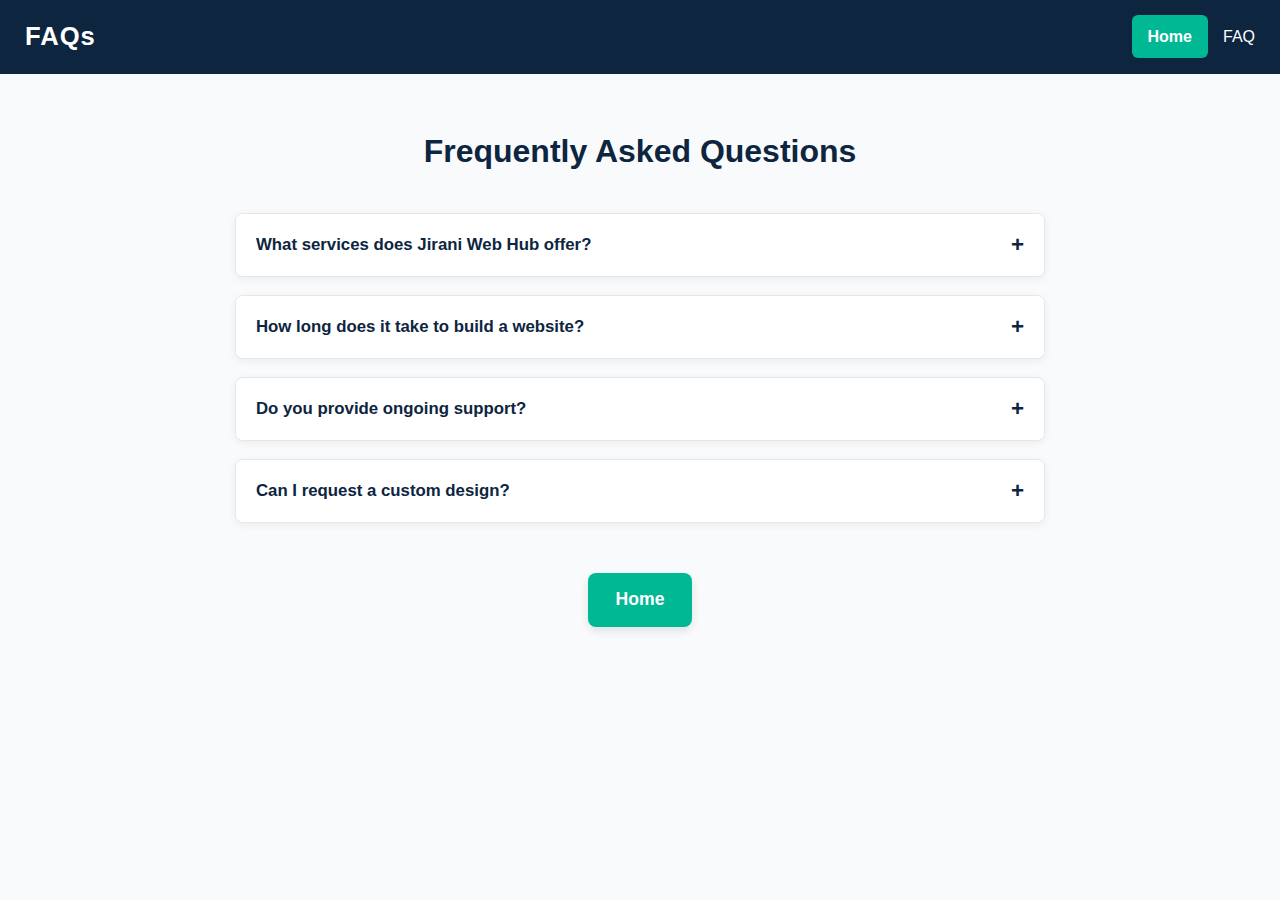
<file: questions.html>
<!DOCTYPE html>
<html lang="en">
<head>
  <meta charset="UTF-8" />
  <meta name="viewport" content="width=device-width, initial-scale=1.0"/>
  <title>FAQs - Jirani Web Hub</title>
  <style>
    /* Reset */
    * {
      margin: 0;
      padding: 0;
      box-sizing: border-box;
    }

    body {
      font-family: "Poppins", Arial, sans-serif;
      background: #f8fafc;
      color: #2d3436;
      line-height: 1.7;
    }

    /* Header */
    header {
      background: #0d253f;
      color: #fff;
      padding: 15px 25px;
      display: flex;
      justify-content: space-between;
      align-items: center;
      position: sticky;
      top: 0;
      z-index: 1000;
    }

    header h1 {
      font-size: 1.6rem;
      font-weight: 700;
      letter-spacing: 1px;
    }

    nav {
      display: flex;
      gap: 15px;
      align-items: center;
    }

    nav a {
      color: #fff;
      text-decoration: none;
      font-weight: 500;
      font-size: 1rem;
      transition: color 0.3s;
    }

    nav a:hover {
      color: #00b894;
    }

    /* Special Home Button */
    .home-btn {
      background: #00b894;
      color: #fff !important;
      padding: 8px 16px;
      border-radius: 6px;
      font-weight: 600;
      transition: background 0.3s, transform 0.2s;
    }

    .home-btn:hover {
      background: #019874;
      transform: scale(1.05);
    }

    /* Hamburger */
    .menu-toggle {
      display: none;
      flex-direction: column;
      cursor: pointer;
    }

    .menu-toggle div {
      width: 26px;
      height: 3px;
      background: #fff;
      margin: 4px 0;
      border-radius: 2px;
    }

    /* FAQ Section */
    .faq-container {
      max-width: 850px;
      margin: 50px auto;
      padding: 0 20px;
    }

    .faq-container h2 {
      text-align: center;
      margin-bottom: 35px;
      font-size: 2rem;
      color: #0d253f;
      font-weight: 700;
    }

    .faq {
      margin-bottom: 18px;
      border-radius: 8px;
      overflow: hidden;
      background: #fff;
      border: 1px solid #e5e7eb;
      box-shadow: 0 2px 8px rgba(0,0,0,0.06);
      transition: transform 0.2s;
    }

    .faq:hover {
      transform: translateY(-2px);
    }

    .faq button {
      width: 100%;
      padding: 18px 20px;
      background: #fff;
      border: none;
      text-align: left;
      font-size: 1.05rem;
      font-weight: 600;
      color: #0d253f;
      cursor: pointer;
      display: flex;
      justify-content: space-between;
      align-items: center;
    }

    .faq button:hover {
      background: #f1f3f5;
    }

    .faq p {
      display: none;
      padding: 15px 20px;
      background: #fafafa;
      font-size: 0.95rem;
      color: #444;
      border-top: 1px solid #e5e7eb;
    }

    .faq button::after {
      content: "+";
      font-size: 1.4rem;
      transition: transform 0.3s;
      color: #0d253f;
    }

    .faq.active button::after {
      content: "-";
      transform: rotate(180deg);
      color: #00b894;
    }

    /* Responsive */
    @media (max-width: 768px) {
      nav {
        display: none;
        flex-direction: column;
        background: #112b46;
        position: absolute;
        top: 65px;
        right: 0;
        width: 220px;
        padding: 15px;
        border-radius: 6px;
      }

      nav a {
        padding: 12px;
      }

      .menu-toggle {
        display: flex;
      }

      nav.active {
        display: flex;
      }
    }
  </style>
</head>
<body>

  <!-- Header -->
  <header>
    <h1>FAQs</h1>
    <div class="menu-toggle" id="menu-toggle">
      <div></div>
      <div></div>
      <div></div>
    </div>
    <nav id="nav-links">
      <a href="index.html" class="home-btn">Home</a>
      <a href="faq.html">FAQ</a>
    </nav>
  </header>

  <!-- FAQ Section -->
  <section class="faq-container">
    <h2>Frequently Asked Questions</h2>

    <div class="faq">
      <button>What services does Jirani Web Hub offer?</button>
      <p>We provide professional web design, e-commerce solutions, branding, and tech consultancy to help your business grow online.</p>
    </div>

    <div class="faq">
      <button>How long does it take to build a website?</button>
      <p>Project timelines vary, but most sites are delivered within 1–2 weeks depending on complexity and client requirements.</p>
    </div>

    <div class="faq">
      <button>Do you provide ongoing support?</button>
      <p>Yes, we offer maintenance packages to keep your website updated, secure, and running smoothly long-term.</p>
    </div>

    <div class="faq">
      <button>Can I request a custom design?</button>
      <p>Absolutely! Every project is tailored to reflect your unique brand identity and business goals.</p>
    </div>
  </section>


  <!-- Home Button -->
  <div class="home-button-container">
    <a href="index.html" class="home-button">Home</a>
  </div>

  <style>
    .home-button-container {
      text-align: center;
      margin: 40px 0;
    }

    .home-button {
      display: inline-block;
      background: #00b894;
      color: #fff;
      padding: 12px 28px;
      text-decoration: none;
      border-radius: 8px;
      font-weight: 600;
      font-size: 1.1rem;
      box-shadow: 0 4px 10px rgba(0, 0, 0, 0.1);
      transition: transform 0.25s ease, background 0.3s ease, box-shadow 0.25s ease;
      animation: fadeInUp 0.6s ease-out;
    }

    .home-button:hover {
      background: #019874;
      transform: translateY(-4px) scale(1.05);
      box-shadow: 0 6px 14px rgba(0, 0, 0, 0.15);
    }

    .home-button:active {
      transform: scale(0.97);
    }

    /* Simple entry animation */
    @keyframes fadeInUp {
      0% {
        opacity: 0;
        transform: translateY(20px);
      }
      100% {
        opacity: 1;
        transform: translateY(0);
      }
    }
  </style>




  <script>
    // FAQ accordion
    document.querySelectorAll(".faq button").forEach(button => {
      button.addEventListener("click", () => {
        const faq = button.parentElement;
        const open = faq.classList.contains("active");

        // Close all
        document.querySelectorAll(".faq").forEach(f => {
          f.classList.remove("active");
          f.querySelector("p").style.display = "none";
        });

        // Toggle current
        if (!open) {
          faq.classList.add("active");
          faq.querySelector("p").style.display = "block";
        }
      });
    });

    // Hamburger toggle
    const toggle = document.getElementById("menu-toggle");
    const nav = document.getElementById("nav-links");
    toggle.addEventListener("click", () => {
      nav.classList.toggle("active");
    });
  </script>

</body>
</html>
</file>
<file: style.css>
/* Reset & basics */
* {
  box-sizing: border-box;
  margin: 0;
  padding: 0;
  font-family: 'Poppins', sans-serif;
}

body {
  background: #f7f9fc;
  color: #222;
  line-height: 1.6;
}

/* Navbar */
.navbar {
  background-color: #0d47a1; /* deep blue */
  color: white;
  padding: 1rem 2rem;
  position: sticky;
  top: 0;
  z-index: 999;
  box-shadow: 0 2px 8px rgba(0,0,0,0.15);
  transition: background-color 0.3s ease;
}

.navbar.scrolled {
  background-color: #08306b;
  box-shadow: 0 3px 10px rgba(0,0,0,0.3);
}

.nav-container {
  max-width: 1100px;
  margin: 0 auto;
  display: flex;
  align-items: center;
  justify-content: space-between;
}

.brand {
  font-weight: 700;
  font-size: 1.8rem;
  letter-spacing: 1px;
  cursor: default;
  user-select: none;
  transition: color 0.3s ease;
}

.brand:hover {
  color: #ffca28; /* golden highlight */
}

/* Nav links */
.nav-links {
  list-style: none;
  display: flex;
  gap: 1.8rem;
}

.nav-links li a {
  color: white;
  font-weight: 600;
  text-decoration: none;
  position: relative;
  padding: 0.3rem 0;
  transition: color 0.3s ease;
}

.nav-links li a::after {
  content: "";
  position: absolute;
  width: 0%;
  height: 2px;
  background: #ffca28;
  bottom: 0;
  left: 0;
  transition: width 0.3s ease;
}

.nav-links li a:hover {
  color: #ffca28;
}

.nav-links li a:hover::after {
  width: 100%;
}

/* Hamburger menu - hidden on desktop */
.hamburger {
  display: none;
  font-size: 1.8rem;
  background: none;
  border: none;
  color: white;
  cursor: pointer;
  user-select: none;
  transition: color 0.3s ease;
}

.hamburger:hover {
  color: #ffca28;
}

/* Hero Section */
.hero {
  background: linear-gradient(135deg, #1976d2 0%, #42a5f5 100%);
  color: white;
  padding: 6rem 2rem;
  text-align: center;
  min-height: 80vh;
  display: flex;
  flex-direction: column;
  justify-content: center;
  box-shadow: inset 0 0 50px rgba(0,0,0,0.15);
  animation: fadeIn 1.2s ease forwards;
}

.hero-content h1 {
  font-size: 3rem;
  font-weight: 700;
  margin-bottom: 1rem;
  letter-spacing: 0.5px;
  animation: slideInDown 0.8s ease forwards;
}

.hero-content p {
  font-size: 1.2rem;
  margin-bottom: 2rem;
  opacity: 0.9;
  animation: fadeIn 1.5s ease forwards;
}

/* Buttons in hero */
.hero-buttons {
  display: flex;
  justify-content: center;
  gap: 1.5rem;
  flex-wrap: wrap;
}

.btn {
  text-decoration: none;
  padding: 0.75rem 2rem;
  border-radius: 30px;
  font-weight: 600;
  transition: background-color 0.3s ease, transform 0.2s ease;
  cursor: pointer;
  box-shadow: 0 3px 8px rgba(0,0,0,0.2);
  user-select: none;
  display: inline-block;
}

.btn-primary {
  background-color: #ffca28;
  color: #0d47a1;
}

.btn-primary:hover {
  background-color: #fbc02d;
  transform: translateY(-3px);
  box-shadow: 0 6px 15px rgba(251,192,45,0.6);
}

.btn-secondary {
  background-color: transparent;
  border: 2px solid #ffca28;
  color: white;
}

.btn-secondary:hover {
  background-color: #ffca28;
  color: #0d47a1;
  transform: translateY(-3px);
  box-shadow: 0 6px 15px rgba(251,192,45,0.6);
}

/* Animations */
@keyframes fadeIn {
  from {opacity: 0;}
  to {opacity: 1;}
}

@keyframes slideInDown {
  from {
    opacity: 0;
    transform: translateY(-30px);
  }
  to {
    opacity: 1;
    transform: translateY(0);
  }
}

/* Responsive */
@media (max-width: 768px) {
  .nav-links {
    position: fixed;
    top: 60px;
    right: 0;
    background: #0d47a1;
    height: calc(100vh - 60px);
    width: 220px;
    flex-direction: column;
    padding-top: 1.5rem;
    transform: translateX(100%);
    transition: transform 0.3s ease;
    box-shadow: -2px 0 15px rgba(0,0,0,0.2);
  }

  .nav-links.show {
    transform: translateX(0);
  }

  .nav-links li {
    margin-bottom: 1.5rem;
    text-align: center;
  }

  .hamburger {
    display: block;
  }

  .hero-content h1 {
    font-size: 2.2rem;
  }

  .hero-content p {
    font-size: 1rem;
  }

  .hero-buttons {
    flex-direction: column;
  }

  .btn {
    width: 100%;
    text-align: center;
  }
}



/* About Section Container */
.about-section {
  background-color: #f9faff;
  padding: 60px 20px;
  display: flex;
  justify-content: center;
}

.about-container {
  max-width: 800px;
  text-align: center;
  background: #ffffff;
  padding: 40px 30px;
  border-radius: 12px;
  box-shadow: 0 12px 25px rgba(0,0,0,0.1);
  animation: slideFadeIn 0.8s ease forwards;
}

/* Section Title */
.section-title {
  font-family: 'Poppins', sans-serif;
  font-weight: 700;
  font-size: 2.8rem;
  color: #1a237e;
  margin-bottom: 24px;
  letter-spacing: 1px;
  position: relative;
}

.section-title::after {
  content: "";
  display: block;
  width: 60px;
  height: 4px;
  background: #3949ab;
  margin: 8px auto 0;
  border-radius: 2px;
}

/* About Content Paragraphs */
.about-content p {
  font-family: 'Poppins', sans-serif;
  font-weight: 400;
  font-size: 1.15rem;
  color: #444444;
  line-height: 1.7;
  margin-bottom: 20px;
  transition: color 0.3s ease;
}

.about-content p strong {
  color: #303f9f;
}

/* Hover effect to highlight text */
.about-content p:hover {
  color: #1a237e;
  cursor: default;
}

/* Animation */
@keyframes slideFadeIn {
  0% {
    opacity: 0;
    transform: translateY(30px);
  }
  100% {
    opacity: 1;
    transform: translateY(0);
  }
}

/* Responsive adjustments */
@media (max-width: 600px) {
  .about-container {
    padding: 30px 15px;
  }

  .section-title {
    font-size: 2.2rem;
  }

  .about-content p {
    font-size: 1rem;
  }
}



.projects-section {
  background-color: #f4f6fb;
  padding: 60px 20px;
  display: flex;
  justify-content: center;
}

.projects-container {
  max-width: 1100px;
  width: 100%;
  text-align: center;
}

.section-title {
  font-family: 'Poppins', sans-serif;
  font-weight: 700;
  font-size: 2.8rem;
  color: #1a237e;
  margin-bottom: 40px;
  position: relative;
}

.section-title::after {
  content: "";
  display: block;
  width: 70px;
  height: 4px;
  background: #3949ab;
  margin: 8px auto 0;
  border-radius: 3px;
}

.projects-grid {
  display: grid;
  grid-template-columns: repeat(auto-fit, minmax(280px, 1fr));
  gap: 24px;
}

.card {
  background: white;
  border-radius: 14px;
  box-shadow: 0 12px 24px rgba(0,0,0,0.07);
  padding: 24px 20px 30px;
  display: flex;
  flex-direction: column;
  justify-content: space-between;
  transition: transform 0.3s ease, box-shadow 0.3s ease;
}

.card:hover {
  transform: translateY(-8px);
  box-shadow: 0 18px 32px rgba(0,0,0,0.12);
}

.card h3 {
  font-family: 'Poppins', sans-serif;
  font-weight: 600;
  font-size: 1.4rem;
  color: #283593;
  margin-bottom: 12px;
  text-align: left;
}

.card p {
  font-family: 'Poppins', sans-serif;
  font-weight: 400;
  font-size: 1rem;
  color: #555555;
  flex-grow: 1;
  text-align: left;
  margin-bottom: 18px;
  line-height: 1.5;
}

.price-badge {
  font-family: 'Poppins', sans-serif;
  font-weight: 600;
  background: #3949ab;
  color: white;
  padding: 6px 14px;
  border-radius: 20px;
  font-size: 0.95rem;
  display: inline-block;
  margin-bottom: 16px;
  user-select: none;
  width: fit-content;
  text-align: center;
}

.view-btn {
  font-family: 'Poppins', sans-serif;
  font-weight: 600;
  background-color: #283593;
  color: #fff;
  padding: 12px 18px;
  border-radius: 6px;
  text-decoration: none;
  transition: background-color 0.3s ease;
  text-align: center;
  align-self: flex-start;
  width: 120px;
}

.view-btn:hover {
  background-color: #1a237e;
}

@media (max-width: 600px) {
  .projects-grid {
    grid-template-columns: 1fr;
  }

  .card h3, .card p, .price-badge, .view-btn {
    text-align: center;
  }

  .view-btn {
    width: 100%;
  }
}




.services-section {
  background-color: #eef2ff;
  padding: 60px 20px;
  display: flex;
  justify-content: center;
}

.more-services-container {
  max-width: 1100px;
  width: 100%;
  text-align: center;
}

.section-title {
  font-family: 'Poppins', sans-serif;
  font-weight: 700;
  font-size: 2.8rem;
  color: #1a237e;
  margin-bottom: 40px;
  position: relative;
}

.section-title::after {
  content: "";
  display: block;
  width: 70px;
  height: 4px;
  background: #3949ab;
  margin: 8px auto 0;
  border-radius: 3px;
}

.services-grid {
  display: grid;
  grid-template-columns: repeat(auto-fit, minmax(250px, 1fr));
  gap: 24px;
}

.service-box {
  background: white;
  border-radius: 14px;
  padding: 28px 22px;
  box-shadow: 0 8px 20px rgba(0,0,0,0.08);
  display: flex;
  flex-direction: column;
  justify-content: space-between;
  transition: box-shadow 0.3s ease, transform 0.3s ease;
  opacity: 0;
  animation: fadeInUp 0.6s forwards;
}

.service-box:nth-child(odd) {
  animation-delay: 0.2s;
}
.service-box:nth-child(even) {
  animation-delay: 0.4s;
}

.service-box:hover {
  box-shadow: 0 14px 36px rgba(0,0,0,0.15);
  transform: translateY(-6px);
}

.service-box h3 {
  font-family: 'Poppins', sans-serif;
  font-weight: 600;
  font-size: 1.3rem;
  color: #283593;
  margin-bottom: 20px;
}

.order-btn {
  background-color: #3949ab;
  color: white;
  border: none;
  padding: 12px 18px;
  border-radius: 30px;
  font-family: 'Poppins', sans-serif;
  font-weight: 600;
  font-size: 1rem;
  cursor: pointer;
  transition: background-color 0.3s ease, box-shadow 0.3s ease;
  align-self: center;
  width: 140px;
}

.order-btn:hover {
  background-color: #1a237e;
  box-shadow: 0 6px 16px rgba(25, 30, 80, 0.4);
}

@keyframes fadeInUp {
  from {
    opacity: 0;
    transform: translateY(20px);
  } 
  to {
    opacity: 1;
    transform: translateY(0);
  }
}

@media (max-width: 600px) {
  .services-grid {
    grid-template-columns: 1fr;
  }

  .service-box h3,
  .order-btn {
    text-align: center;
  }

  .order-btn {
    width: 100%;
  }
}



.services-section {
  background-color: #f9fafc;
  padding: 60px 20px;
  display: flex;
  justify-content: center;
}

.services-container {
  max-width: 960px;
  width: 100%;
  text-align: center;
}

.section-title {
  font-family: 'Poppins', sans-serif;
  font-weight: 700;
  font-size: 2.8rem;
  color: #222f5a;
  margin-bottom: 40px;
  position: relative;
}

.section-title::after {
  content: "";
  display: block;
  width: 60px;
  height: 3.5px;
  background: #3949ab;
  margin: 8px auto 0;
  border-radius: 3px;
}

.services-grid {
  display: grid;
  grid-template-columns: repeat(auto-fit, minmax(230px, 1fr));
  gap: 30px;
}

.service-card {
  background: white;
  border-radius: 14px;
  padding: 30px 25px;
  box-shadow: 0 6px 20px rgba(0,0,0,0.08);
  transition: box-shadow 0.3s ease, transform 0.3s ease;
  opacity: 0;
  animation: fadeInUp 0.6s forwards;
}

.service-card:nth-child(1) { animation-delay: 0.15s; }
.service-card:nth-child(2) { animation-delay: 0.3s; }
.service-card:nth-child(3) { animation-delay: 0.45s; }
.service-card:nth-child(4) { animation-delay: 0.6s; }

.service-card:hover {
  box-shadow: 0 14px 38px rgba(0,0,0,0.15);
  transform: translateY(-6px);
  cursor: default;
}

.service-card h3 {
  font-family: 'Poppins', sans-serif;
  font-weight: 600;
  font-size: 1.4rem;
  color: #3949ab;
  margin-bottom: 14px;
}

.service-card p {
  font-family: 'Poppins', sans-serif;
  font-weight: 400;
  font-size: 1rem;
  color: #555f7a;
  line-height: 1.5;
}

@keyframes fadeInUp {
  from {
    opacity: 0;
    transform: translateY(20px);
  } 
  to {
    opacity: 1;
    transform: translateY(0);
  }
}

@media (max-width: 600px) {
  .services-grid {
    grid-template-columns: 1fr;
  }
}




.pricing-section {
  background-color: #eef2fb;
  padding: 70px 20px;
  display: flex;
  justify-content: center;
}

.pricing-container {
  max-width: 1080px;
  width: 100%;
  text-align: center;
}

.section-title {
  font-family: 'Poppins', sans-serif;
  font-weight: 700;
  font-size: 2.8rem;
  color: #1a237e;
  margin-bottom: 8px;
  position: relative;
}

.section-title::after {
  content: "";
  display: block;
  width: 80px;
  height: 4px;
  background-color: #3949ab;
  margin: 12px auto 32px;
  border-radius: 4px;
}

.pricing-note {
  font-family: 'Poppins', sans-serif;
  font-weight: 400;
  font-size: 1.1rem;
  color: #555f7a;
  margin-bottom: 40px;
}

.pricing-grid {
  display: grid;
  grid-template-columns: repeat(auto-fit, minmax(260px, 1fr));
  gap: 30px;
}

.pricing-card {
  background: white;
  border-radius: 16px;
  padding: 30px 25px;
  box-shadow: 0 8px 24px rgba(0,0,0,0.08);
  transition: transform 0.3s ease, box-shadow 0.3s ease;
  display: flex;
  flex-direction: column;
  justify-content: space-between;
}

.pricing-card:hover {
  box-shadow: 0 20px 45px rgba(0,0,0,0.15);
  transform: translateY(-8px);
  cursor: default;
}

.pricing-card h3 {
  font-family: 'Poppins', sans-serif;
  font-weight: 700;
  font-size: 1.5rem;
  color: #283593;
  margin-bottom: 6px;
}

.subtitle {
  font-family: 'Poppins', sans-serif;
  font-weight: 500;
  font-size: 1rem;
  color: #5c6bc0;
  margin-bottom: 18px;
  min-height: 48px; /* Keep subtitle height consistent */
}

.pricing-card ul {
  list-style-type: disc;
  padding-left: 20px;
  text-align: left;
  color: #666d89;
  font-family: 'Poppins', sans-serif;
  font-weight: 400;
  margin-bottom: 24px;
  line-height: 1.5;
}

.price {
  font-family: 'Poppins', sans-serif;
  font-weight: 700;
  font-size: 1.3rem;
  color: #3949ab;
  margin-bottom: 24px;
}

.whatsapp-btn {
  display: inline-block;
  background-color: #25d366;
  color: white;
  text-decoration: none;
  padding: 12px 24px;
  font-family: 'Poppins', sans-serif;
  font-weight: 600;
  border-radius: 30px;
  transition: background-color 0.3s ease, box-shadow 0.3s ease;
  user-select: none;
}

.whatsapp-btn:hover,
.whatsapp-btn:focus {
  background-color: #128c4a;
  box-shadow: 0 8px 20px rgba(37, 211, 102, 0.5);
  outline: none;
}

@media (max-width: 600px) {
  .pricing-grid {
    grid-template-columns: 1fr;
  }
}



.contact-section {
  background-color: #283593;
  padding: 60px 20px;
  color: #f1f3f9;
  display: flex;
  justify-content: center;
  text-align: center;
}

.contact-container {
  max-width: 600px;
  width: 100%;
}

.section-title {
  font-family: 'Poppins', sans-serif;
  font-weight: 700;
  font-size: 2.5rem;
  margin-bottom: 12px;
  color: #e8eaf6;
  position: relative;
}

.section-title::after {
  content: "";
  display: block;
  width: 60px;
  height: 3px;
  background-color: #66bb6a;
  margin: 14px auto 28px;
  border-radius: 3px;
}

.contact-text {
  font-family: 'Poppins', sans-serif;
  font-weight: 400;
  font-size: 1.1rem;
  margin-bottom: 30px;
  color: #c5cae9;
  line-height: 1.5;
}

.whatsapp-btn {
  display: inline-block;
  background-color: #25d366;
  color: white;
  font-family: 'Poppins', sans-serif;
  font-weight: 600;
  padding: 14px 32px;
  font-size: 1.15rem;
  border-radius: 40px;
  text-decoration: none;
  box-shadow: 0 4px 10px rgba(37, 211, 102, 0.4);
  transition: background-color 0.3s ease, transform 0.25s ease, box-shadow 0.3s ease;
  user-select: none;
}

.whatsapp-btn:hover,
.whatsapp-btn:focus {
  background-color: #128c4a;
  box-shadow: 0 8px 20px rgba(18, 140, 74, 0.7);
  transform: scale(1.05);
  outline: none;
}

@media (max-width: 480px) {
  .section-title {
    font-size: 2rem;
  }
  .whatsapp-btn {
    padding: 12px 24px;
    font-size: 1rem;
  }
}


.nav-links {
  display: none;
}

.nav-links.show {
  display: block;
}



/* Get a Quote Button */
.jwh-cta {
  display: inline-block;
  background: orange;
  color: #fff;
  padding: 12px 24px;
  border-radius: 30px;
  text-decoration: none;
  font-weight: 600;
  cursor: pointer;
  transition: background-color 0.3s ease;
  font-family: 'Poppins', sans-serif;
}

.jwh-cta:hover,
.jwh-cta:focus {
  background: #2563eb;
  outline: none;
}

/* Modal Overlay */
.modal {
  display: none; /* hidden by default */
  position: fixed;
  top: 0; left: 0;
  width: 100vw;
  height: 100vh;
  background: rgba(0, 0, 0, 0.6);
  justify-content: center;
  align-items: center;
  z-index: 1000;
  font-family: 'Poppins', sans-serif;
}

/* Modal Content */
.modal-content {
  background: #fff;
  padding: 25px 30px;
  max-width: 420px;
  width: 90%;
  border-radius: 10px;
  box-shadow: 0 10px 25px rgba(0, 0, 0, 0.25);
  position: relative;
  color: #444;
}

/* Close Button */
.modal-content button#closeQuoteModal {
  position: absolute;
  top: 15px;
  right: 15px;
  font-size: 24px;
  border: none;
  background: none;
  cursor: pointer;
  color: #555;
  font-weight: 700;
  transition: color 0.2s ease;
}

.modal-content button#closeQuoteModal:hover,
.modal-content button#closeQuoteModal:focus {
  color: #000;
  outline: none;
}

/* Modal Heading */
.modal-content h2 {
  margin-bottom: 20px;
  color: #222;
  font-weight: 700;
}

/* Form Inputs and Labels */
.modal-content label {
  display: block;
  margin-bottom: 6px;
  font-weight: 600;
  font-size: 14px;
  color: #333;
}

.modal-content input[type="text"],
.modal-content input[type="email"],
.modal-content input[type="tel"],
.modal-content select,
.modal-content textarea {
  width: 100%;
  padding: 8px 10px;
  margin-bottom: 15px;
  border: 1px solid #ccc;
  border-radius: 6px;
  font-size: 14px;
  color: #444;
  transition: border-color 0.3s ease;
}

.modal-content input[type="text"]:focus,
.modal-content input[type="email"]:focus,
.modal-content input[type="tel"]:focus,
.modal-content select:focus,
.modal-content textarea:focus {
  border-color: #3b82f6;
  outline: none;
}

/* Form Buttons */
.modal-content button.btn-primary {
  margin-top: 15px;
  background: #3b82f6;
  border: none;
  color: #fff;
  padding: 12px 20px;
  font-weight: 700;
  border-radius: 30px;
  width: 100%;
  cursor: pointer;
  font-size: 16px;
  transition: background-color 0.3s ease;
}

.modal-content button.btn-primary:hover,
.modal-content button.btn-primary:focus {
  background: #2563eb;
  outline: none;
}

/* Quote Result Section */
#quoteResult {
  display: none;
  margin-top: 25px;
  text-align: center;
  font-size: 16px;
  color: #222;
}

#quoteResult h3 {
  color: #3b82f6;
  font-weight: 700;
}

/* WhatsApp Send Button */
#sendWhatsApp {
  margin-top: 10px;
  background: #25d366;
  border: none;
  color: #fff;
  padding: 12px 20px;
  font-weight: 700;
  border-radius: 30px;
  cursor: pointer;
  width: 100%;
  font-size: 16px;
  transition: background-color 0.3s ease;
}

#sendWhatsApp:hover,
#sendWhatsApp:focus {
  background: #1da851;
  outline: none;
}




.site-footer {
  background-color: #1f2937; /* dark slate gray */
  color: #9ca3af; /* light gray */
  text-align: center;
  padding: 15px 20px;
  font-family: 'Poppins', sans-serif;
  font-size: 14px;
  border-top: 2px solid #3b82f6; /* subtle blue accent */
  user-select: none;
  transition: background-color 0.3s ease;
}

.site-footer strong {
  color: #3b82f6; /* bright blue for brand name */
  font-weight: 700;
}

.site-footer p {
  margin: 0;
  line-height: 1.5;
}

.site-footer:hover {
  background-color: #111827; /* darker on hover */
  color: #60a5fa; /* light blue text on hover */
  cursor: default;
  transition: background-color 0.3s ease, color 0.3s ease;
}





.nav-links li a,
.nav-links li button {
  color: white !important; /* Force white text */
  font-weight: 600;
  text-shadow: 0 0 3px rgba(0,0,0,0.6); /* subtle shadow to improve readability */
}

.nav-links li a:hover,
.nav-links li button:hover {
  background-color: #00337f;
  color: #fff;
}




.navbar {
  background-color: #004aad; /* navy blue background */
  padding: 1rem 2rem;
  position: relative;
  z-index: 1000;
}

.nav-links {
  list-style: none;
  display: flex;
  gap: 1.5rem;
}

.nav-links li a,
.nav-links li button {
  color: white !important;    /* white text */
  font-weight: 600;
  text-decoration: none;
  font-size: 1rem;
  transition: color 0.3s ease;
}

.nav-links li a:hover,
.nav-links li button:hover {
  color: #ffd700;  /* gold/yellow hover for visibility */
}

/* For mobile menu toggling */
.nav-links[hidden] {
  display: none !important;
}



/* Ensure navbar background is solid */
.navbar {
  background-color: #004aad !important;
}

/* Force nav links visible on desktop */
@media(min-width: 769px) {
  .nav-links {
    display: flex !important;
    visibility: visible !important;
    opacity: 1 !important;
  }
}

/* Make nav links white and readable */
.nav-links li a,
.nav-links li button {
  color: white !important;
  font-weight: 600;
  text-shadow: 0 0 3px rgba(0,0,0,0.7); /* stronger shadow for better contrast */
}

/* Hover effect */
.nav-links li a:hover,
.nav-links li button:hover {
  color: #ffd700 !important;
  background-color: transparent !important;
}

/* Mobile menu hidden by default */
.nav-links[hidden] {
  display: none !important;
}

/* Show nav-links when toggled */
.nav-links.show {
  display: flex !important;
  flex-direction: column;
  background-color: #004aad;
  padding: 1rem 2rem;
  position: fixed;
  top: 60px;
  right: 0;
  height: calc(100vh - 60px);
  width: 220px;
  box-shadow: -2px 0 10px rgba(0,0,0,0.5);
  z-index: 10000;
  overflow-y: auto;
}

/* Hamburger button visible on mobile */
.hamburger {
  display: none;
}

@media(max-width: 768px) {
  .hamburger {
    display: block;
    color: white;
    font-size: 1.8rem;
    background: none;
    border: none;
    cursor: pointer;
  }

  .nav-links {
    display: none !important;
  }

  .nav-links.show {
    display: flex !important;
  }
}



/* Add this to your style.css */
.nav-links {
  transition: max-height 0.3s ease;
  overflow: hidden;
}

.nav-links[hidden] {
  max-height: 0;
}

.nav-links:not([hidden]) {
  max-height: 500px; /* enough to show links */
}



/* Modal styling */
.modal {
  display: none;
  position: fixed;
  z-index: 9999;
  left: 0; top: 0; width: 100%; height: 100%;
  background-color: rgba(0,0,0,0.6);
  justify-content: center;
  align-items: center;
  overflow: auto; /* Allow scrolling */
  padding: 20px;
}

.modal-content {
  background: #fff;
  max-height: 90vh;
  overflow-y: auto; /* scroll inside modal if needed */
  padding: 20px;
  border-radius: 8px;
  position: relative;
  width: 90%;
  max-width: 500px;
}

/* Close button */
.modal-close {
  position: absolute;
  top: 10px;
  right: 15px;
  background: none;
  border: none;
  font-size: 1.5rem;
  cursor: pointer;
}

/* General heading styles */
h1, h2, h3, h4, h5, h6 {
  font-family: 'Poppins', sans-serif;
  color: #222; /* Dark but not black */
  margin-top: 1.5rem;
  margin-bottom: 1rem;
  line-height: 1.2;
  font-weight: 700;
}

/* Hero main heading */
.hero h1 {
  font-size: 2.5rem;
  font-weight: 800;
  margin-bottom: 1rem;
  color: #1e40af; /* Blue shade matching your theme */
}

/* Section Titles (h2) */
.section-title {
  font-size: 2rem;
  text-align: center;
  color: #2563eb; /* Your blue accent */
  margin-bottom: 1.5rem;
  text-transform: uppercase;
  letter-spacing: 1.5px;
}

/* Cards and smaller headings (h3) */
.card h3, .service-card h3, .service-box h3, .pricing-card h3 {
  font-size: 1.25rem;
  font-weight: 700;
  color: #111;
  margin-bottom: 0.5rem;
}

/* Smaller subtitles or descriptions */
.subtitle {
  font-weight: 500;
  font-size: 1rem;
  color: #555;
  margin-bottom: 1rem;
}



.nav-links {
  list-style: none;
  padding-left: 0;
}

#navLinks[hidden] {
  display: none;
}
#navLinks {
  list-style: none;
  padding: 0;
  margin: 0;
}
.hamburger {
  font-size: 24px;
  cursor: pointer;
  background: none;
  border: none;
}



.nav-links[hidden] {
  display: none;
}



.nav-links {
  display: none;
  list-style: none;
  padding: 0;
  margin: 0;
}

.nav-links.show {
  display: block;
}

.navbar {
  background-color: #222;
  color: white;
  padding: 1rem;
}

.nav-container {
  display: flex;
  justify-content: space-between;
  align-items: center;
}

.brand {
  font-size: 1.5rem;
  font-weight: bold;
}

.hamburger {
  font-size: 2rem;
  background: none;
  border: none;
  color: white;
  cursor: pointer;
}

.nav-links li {
  margin: 0.5rem 0;
}

.nav-links li a {
  color: white;
  text-decoration: none;
  font-size: 1.2rem;
}


.mpesa-box {
  background: #e8f5e9;
  padding: 15px;
  border-left: 5px solid #34b233;
  max-width: 400px;
  border-radius: 8px;
}
.mpesa-box p {
  margin: 5px 0;
  font-size: 16px;
}



.whatsapp-float {
  position: fixed;
  bottom: 20px;
  right: 20px;
  background: #25d366;
  color: white;
  padding: 12px 16px;
  border-radius: 50px;
  font-size: 16px;
  text-decoration: none;
  box-shadow: 0px 2px 5px rgba(0,0,0,0.3);
  transition: background 0.3s;
}
.whatsapp-float:hover {
  background: #1ebe57;
}




.portfolio-grid {
  display: grid;
  grid-template-columns: repeat(auto-fit, minmax(250px, 1fr));
  gap: 20px;
}
.portfolio-grid img {
  width: 100%;
  border-radius: 8px;
  box-shadow: 0px 2px 6px rgba(0,0,0,0.2);
}






#news {
  padding: 20px;
  background: #f9f9f9;
}
#news h2 {
  text-align: center;
  margin-bottom: 20px;
}
.blog-preview article {
  background: white;
  border: 1px solid #ddd;
  padding: 15px;
  margin-bottom: 15px;
  border-radius: 5px;
}
.blog-preview a {
  color: #007bff;
  text-decoration: none;
}
.blog-preview a:hover {
  text-decoration: underline;
}



/* Arrow button bounce */
.blog-button {
  display: inline-block;
  padding: 12px 25px;
  background: #ff6f00;
  color: white;
  font-size: 1.1rem;
  border-radius: 30px;
  text-decoration: none;
  transition: background 0.3s ease;
  animation: bounce 2s infinite;
}



.blog-button:hover {
  background: #e65c00;
}





  


.blog-button {
  display: inline-block;
  background-color: #007BFF;
  color: white;
  padding: 10px 20px;
  border-radius: 5px;
  text-decoration: none;
  font-weight: bold;
  transition: background-color 0.3s ease;
}

.blog-button:hover {
  background-color: #0056b3;
}






/* Payments Section */
#payments {
  text-align: center;
  padding: 40px 20px;
}

#payments h2 {
  font-size: 2rem;
  margin-bottom: 10px;
  color: #333;
}

#payments p {
  color: #555;
}

.mpesa-box {
  display: inline-block;
  border: 2px dashed #25d366; /* subtle M-Pesa green border */
  padding: 20px;
  margin-top: 20px;
  border-radius: 12px;
  background: white; /* no heavy background color */
  box-shadow: 0 4px 12px rgba(0, 0, 0, 0.05);
  transition: transform 0.3s ease, box-shadow 0.3s ease;
}

.mpesa-box p {
  margin: 5px 0;
  font-size: 1.1rem;
  color: #333;
}

.mpesa-box:hover {
  transform: scale(1.03);
  box-shadow: 0 6px 18px rgba(0, 0, 0, 0.08);
}


body {
  font-family: 'Poppins', sans-serif;
}
h1, h2, h3 {
  font-weight: 600;
}


.hero {
  background: linear-gradient(to right, #007BFF, #00c6ff);
  color: white;
  text-align: center;
  padding: 80px 20px;
}
.hero h1 {
  font-size: 2.5rem;
}
.hero .btn {
  margin: 10px;
  padding: 12px 25px;
  border-radius: 30px;
  transition: 0.3s;
}
.hero .btn:hover {
  transform: scale(1.05);
}

.card {
  transition: transform 0.3s, box-shadow 0.3s;
}
.card:hover {
  transform: translateY(-5px);
  box-shadow: 0 8px 20px rgba(0,0,0,0.1);
}
</file>
